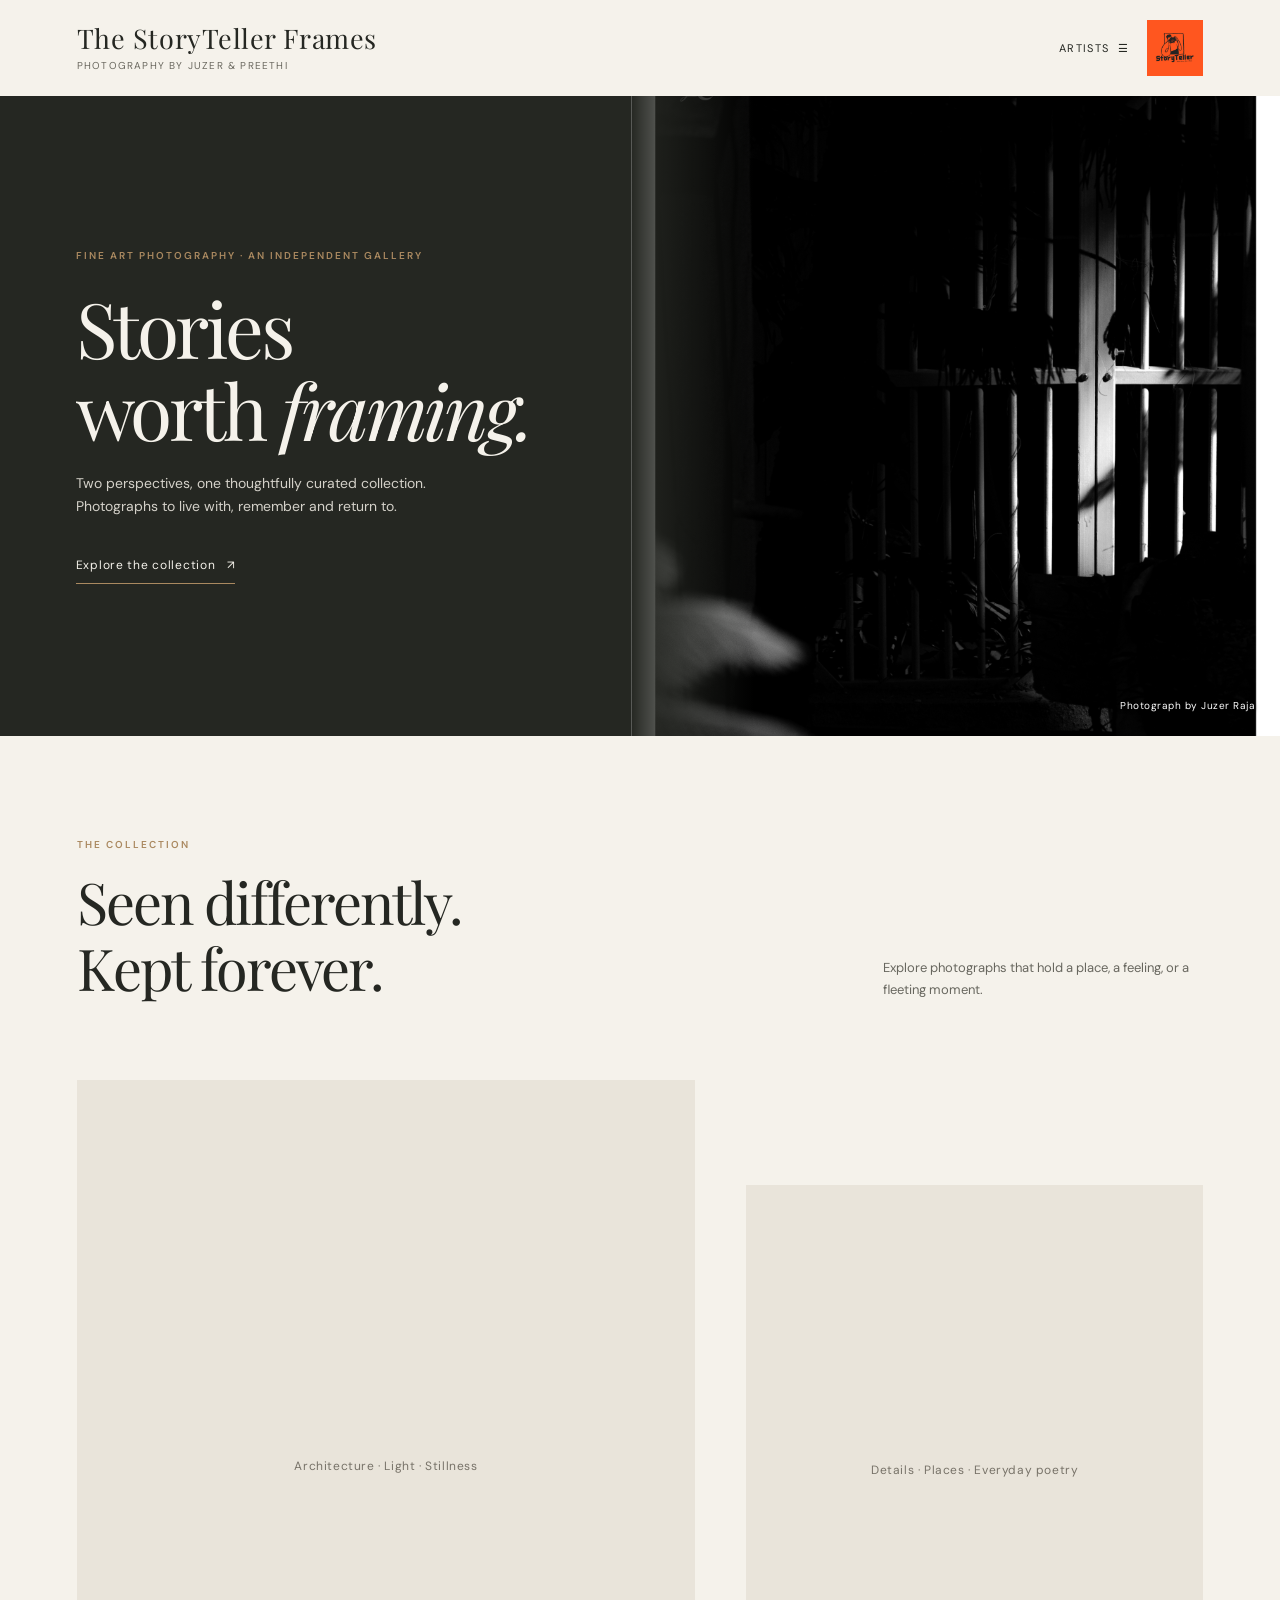
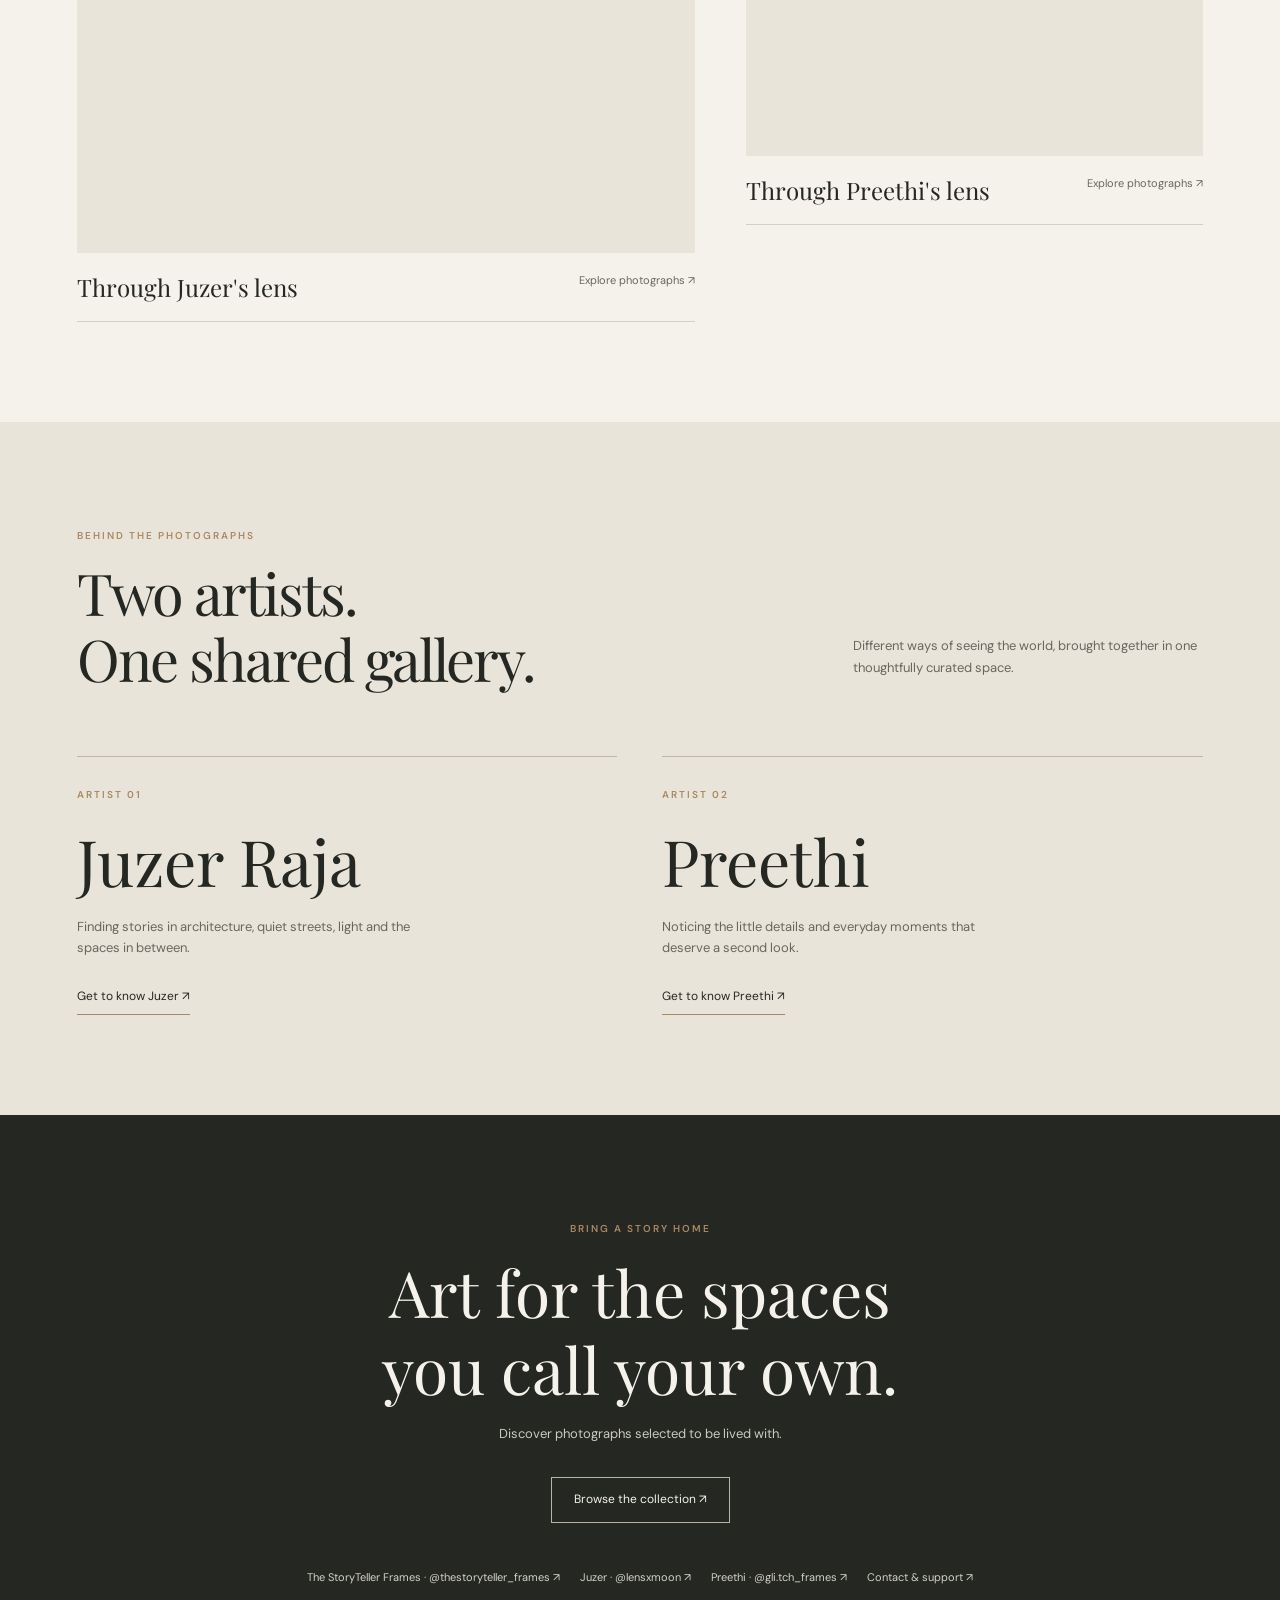
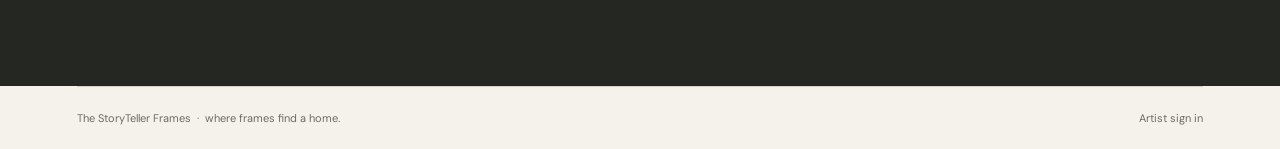
<file: index.html>
<!doctype html>
<html lang="en">
<head>
  <meta charset="utf-8"><meta name="viewport" content="width=device-width,initial-scale=1">
  <meta name="theme-color" content="#252722">
  <meta name="description" content="Photographs by Juzer and Preethi, made to find a place in your home.">
  <title>The StoryTeller Frames — where frames find a home.</title>
  <link rel="preconnect" href="https://fonts.googleapis.com"><link rel="preconnect" href="https://fonts.gstatic.com" crossorigin>
  <link href="https://fonts.googleapis.com/css2?family=DM+Sans:wght@400;500&family=Playfair+Display:ital,wght@0,400;0,500;1,400&display=swap" rel="stylesheet">
  <style>
    :root{--bg:#f5f2eb;--ink:#282b25;--line:#d3d1c6;--soft:#e8e7dc;--muted:#686b61;--green:#344b32}
    *{box-sizing:border-box}html{scroll-behavior:smooth}body{margin:0;background:var(--bg);color:var(--ink);font:15px/1.65 'DM Sans',Arial,sans-serif}a{color:inherit;text-decoration:none}button{font:inherit;color:inherit;cursor:pointer}
    .notice{text-align:center;padding:7px 14px;background:var(--soft);font-size:10px;letter-spacing:1.4px;text-transform:uppercase}
    header{margin:0 6%;padding:23px 0;border-bottom:1px solid var(--line);display:flex;justify-content:space-between;align-items:center;gap:20px}
    .wordmark{font:500 23px/1.1 'Playfair Display',Georgia,serif;letter-spacing:.02em}.wordmark small{display:block;margin-top:5px;font:10px 'DM Sans',Arial,sans-serif;letter-spacing:.12em;color:var(--muted)}
    .menu-button{border:0;background:transparent;padding:9px 0;text-transform:uppercase;font-size:11px;letter-spacing:.12em}.menu{position:fixed;inset:0;z-index:10;background:#282b2559;display:none;justify-content:flex-end}.menu.open{display:flex}.menu-panel{width:min(400px,90vw);background:var(--bg);padding:28px clamp(24px,5vw,48px);height:100%;box-shadow:-10px 0 35px #0002}.menu-head{display:flex;justify-content:space-between;align-items:center;border-bottom:1px solid var(--line);padding-bottom:22px}.menu-close{border:0;background:transparent}.menu-links{display:flex;flex-direction:column;padding:25px 0}.menu-links a{font:30px/1.2 'Playfair Display',Georgia,serif;padding:16px 0;border-bottom:1px solid var(--line)}
    main{margin:0 6%}.hero{min-height:calc(100svh - 84px);display:flex;flex-direction:column;align-items:center;justify-content:center;text-align:center;padding:78px 0 90px;position:relative}.hero::before,.hero::after{content:"";position:absolute;width:min(72vw,620px);height:min(72vw,620px);border:1px solid #b9a98955;border-radius:50%;pointer-events:none}.hero::after{width:min(65vw,560px);height:min(65vw,560px);border-style:dashed;opacity:.5}
    .mark{position:relative;z-index:1;width:min(83vw,760px);padding:42px 16px}.eyebrow{text-transform:uppercase;letter-spacing:.22em;font-size:10px;color:var(--muted)}h1{font:400 clamp(46px,9vw,100px)/1.05 'Playfair Display',Georgia,serif;letter-spacing:-.045em;margin:18px 0 14px}.tagline{font:italic 19px 'Playfair Display',Georgia,serif;color:var(--green);margin:0}.ornament{width:42px;height:1px;background:#a98551;margin:26px auto}
    .intro{max-width:560px;margin:0 auto;color:#55584f;font-size:14px}.intro .placeholder{color:var(--muted);font-style:italic}.artist-links{display:flex;justify-content:center;gap:14px;flex-wrap:wrap;margin-top:34px}.button{border:1px solid var(--ink);padding:11px 17px;display:inline-block;font-size:12px;letter-spacing:.03em}.button:hover{background:var(--soft)}
    .social{border-top:1px solid var(--line);padding:52px 0 64px;text-align:center}.social h2{font:400 32px 'Playfair Display',Georgia,serif;margin:10px 0 25px}.social-links{display:flex;justify-content:center;gap:20px;flex-wrap:wrap}.social-link{min-width:230px;padding:16px 18px;border:1px solid var(--line);text-align:left}.social-link strong{display:block;font:20px 'Playfair Display',Georgia,serif;font-weight:400}.social-link span{font-size:11px;color:var(--muted)}.social-link:hover{border-color:var(--green)}
    footer{display:flex;justify-content:space-between;gap:18px;flex-wrap:wrap;margin:0 6%;padding:22px 0;border-top:1px solid var(--line);font-size:11px;color:var(--muted)}footer a:hover{color:var(--ink)}
    @media(max-width:600px){header{margin:0 5%;padding:18px 0}.wordmark{font-size:20px}.hero{min-height:80svh;padding:55px 0 60px}.hero::before{width:86vw;height:86vw}.hero::after{width:78vw;height:78vw}.mark{padding:50px 5px}.tagline{font-size:16px}.intro{font-size:13px}.social{padding:42px 0 50px}.social-link{width:min(100%,330px)}footer{margin:0 5%}}
  .header-actions{display:flex;align-items:center;gap:18px;flex-shrink:0}.brand-logo{display:block;width:94px;height:94px;object-fit:contain}.brand-logo-link{display:block;line-height:0}@media(max-width:600px){header{gap:10px}.header-actions{gap:10px}.brand-logo{width:66px;height:66px}.wordmark{font-size:17px}.wordmark small{font-size:8px;letter-spacing:.05em}.menu-button{font-size:10px}}
.hero .mark{animation:heroEnter .95s cubic-bezier(.2,.7,.2,1) both}@keyframes heroEnter{from{opacity:0;transform:translateY(20px)}to{opacity:1;transform:translateY(0)}}.button,.social-link{transition:transform .25s ease,background .25s ease,border-color .25s ease}.button:hover,.social-link:hover{transform:translateY(-3px)}.reveal{opacity:0;transform:translateY(20px);transition:opacity .7s ease,transform .7s ease}.reveal.visible{opacity:1;transform:none}.support-strip{padding:52px 0;border-top:1px solid var(--line);text-align:center}.support-strip h2{font:400 32px 'Playfair Display',Georgia,serif}.support-strip p{max-width:500px;margin:0 auto 20px;color:var(--muted)}@media(prefers-reduced-motion:reduce){*,*::before,*::after{animation:none!important;transition:none!important;scroll-behavior:auto!important}.reveal{opacity:1;transform:none}}
/* Full charcoal homepage experiment. Scoped to index.html only. */
:root{--bg:#252722;--ink:#F6F3ED;--line:#575B52;--soft:#353A34;--muted:#CBC9C0;--green:#D2BE98;--gold:#C8A979}
body{background:#252722;color:#F6F3ED}
.notice{background:#353A34;color:#D9D6CC}
header{border-color:#575B52}
.wordmark small,.eyebrow{color:#C8BFAE}
.menu{background:#0009}.menu-panel{background:#252722;color:#F6F3ED}.menu-links a,.menu-head{border-color:#575B52}
.home-v2 .tagline{color:#D7C3A0}
.home-v2 .intro{color:#D7D6CF}
.home-v2 .art-caption,.home-v2 .collection-card span{color:#CBC9C0}
.home-v2 .hero-art .art-panel,.home-v2 .collection-card .art-panel{background:#353A34}
.home-v2 .art-placeholder{color:#D7C3A0}
.home-v2 .artists-editorial{background:#30352F;color:#F6F3ED}
.home-v2 .artists-editorial .artist-profile{border-top-color:#62675D}
.home-v2 .artists-editorial .artist-profile p{color:#D7D6CF}
.home-v2 .artists-editorial .artist-profile a{color:#F6F3ED}
.home-v2 .artist-profile p{color:#D7D6CF}
.home-v2 .artist-profile a{border-bottom-color:#C8A979}
.home-v2 .social-link{border-color:#62675D}
.home-v2 .social-link span{color:#D7D6CF}
.home-v2 .support-strip p{color:#D7D6CF}
.home-v2 .editorial-button{border-color:#D8D2C8;background:transparent;color:#F6F3ED}
.home-v2 .editorial-button:hover{background:#F6F3ED;color:#252722}
.home-v2 .editorial-button--solid{background:#D8C5A2;color:#252722;border-color:#D8C5A2}
.home-v2 .editorial-button--solid:hover{background:#F6F3ED;color:#252722}
footer{border-color:#575B52;color:#CBC9C0}
</style>
<link rel="stylesheet" href="assets/art-house-v2.css?v=1">
<style>/* Full charcoal homepage experiment. Scoped to index.html only. */
:root{--bg:#252722;--ink:#F6F3ED;--line:#575B52;--soft:#353A34;--muted:#CBC9C0;--green:#D2BE98;--gold:#C8A979}
body{background:#252722;color:#F6F3ED}
.notice{background:#353A34;color:#D9D6CC}
header{border-color:#575B52}
.wordmark small,.eyebrow{color:#C8BFAE}
.menu{background:#0009}.menu-panel{background:#252722;color:#F6F3ED}.menu-links a,.menu-head{border-color:#575B52}
.home-v2 .tagline{color:#D7C3A0}
.home-v2 .intro{color:#D7D6CF}
.home-v2 .art-caption,.home-v2 .collection-card span{color:#CBC9C0}
.home-v2 .hero-art .art-panel,.home-v2 .collection-card .art-panel{background:#353A34}
.home-v2 .art-placeholder{color:#D7C3A0}
.home-v2 .artists-editorial{background:#30352F;color:#F6F3ED}
.home-v2 .artists-editorial .artist-profile{border-top-color:#62675D}
.home-v2 .artists-editorial .artist-profile p{color:#D7D6CF}
.home-v2 .artists-editorial .artist-profile a{color:#F6F3ED}
.home-v2 .artist-profile p{color:#D7D6CF}
.home-v2 .artist-profile a{border-bottom-color:#C8A979}
.home-v2 .social-link{border-color:#62675D}
.home-v2 .social-link span{color:#D7D6CF}
.home-v2 .support-strip p{color:#D7D6CF}
.home-v2 .editorial-button{border-color:#D8D2C8;background:transparent;color:#F6F3ED}
.home-v2 .editorial-button:hover{background:#F6F3ED;color:#252722}
.home-v2 .editorial-button--solid{background:#D8C5A2;color:#252722;border-color:#D8C5A2}
.home-v2 .editorial-button--solid:hover{background:#F6F3ED;color:#252722}
footer{border-color:#575B52;color:#CBC9C0}
</style>
<style>
/* Phase 2: editorial homepage, scoped to this preview branch */
.home-v2{margin:0 auto;max-width:1440px;padding:0 6%}
.home-v2 .hero{display:grid;grid-template-columns:minmax(0,1fr) minmax(0,.9fr);gap:clamp(24px,5vw,88px);align-items:center;min-height:660px;padding:72px 0 100px;text-align:left}
.home-v2 .hero::before,.home-v2 .hero::after{display:none}
.home-v2 .mark{width:auto;padding:0;animation:heroEnter .95s cubic-bezier(.2,.7,.2,1) both}
.home-v2 h1{font-size:clamp(56px,7vw,112px);line-height:1.03;letter-spacing:-.065em;margin:20px 0}
.home-v2 .tagline{font-size:clamp(19px,2vw,27px)}
.home-v2 .intro{margin:28px 0 0;max-width:480px;font-size:15px}
.home-v2 .artist-links{justify-content:flex-start;margin-top:32px}
.home-v2 .hero-art{position:relative;min-width:0}
.home-v2 .hero-art .art-panel{aspect-ratio:4/5;background:#E8E1D5;overflow:hidden;display:flex;align-items:center;justify-content:center;position:relative}
.home-v2 .hero-art img{width:100%;height:100%;object-fit:cover;display:block}
.home-v2 .hero-art .art-placeholder{padding:15%;text-align:center;color:#686b61;font:italic clamp(20px,3vw,36px)/1.35 Georgia,serif}
.home-v2 .art-caption{display:flex;justify-content:space-between;gap:16px;border-bottom:1px solid var(--line);padding:13px 0;font-size:11px;letter-spacing:.07em;color:var(--muted)}
.home-v2 .section-heading{display:flex;justify-content:space-between;align-items:end;gap:30px;margin-bottom:32px}
.home-v2 .section-heading h2{font:400 clamp(34px,4.7vw,64px)/1.12 var(--font-display);letter-spacing:-.04em;margin:10px 0 0}
.home-v2 .collection{border-top:1px solid var(--line);padding:85px 0}
.home-v2 .collection-grid{display:grid;grid-template-columns:1.15fr .85fr;gap:clamp(18px,4vw,64px);align-items:start}
.home-v2 .collection-card:nth-child(2){margin-top:95px}
.home-v2 .collection-card{display:block;text-decoration:none}
.home-v2 .collection-card .art-panel{background:var(--soft);overflow:hidden;aspect-ratio:5/4;display:flex;align-items:center;justify-content:center}
.home-v2 .collection-card:nth-child(2) .art-panel{aspect-ratio:4/5}
.home-v2 .collection-card img{width:100%;height:100%;object-fit:cover;transition:transform .6s var(--ease-editorial)}
.home-v2 .collection-card:hover img{transform:scale(1.025)}
.home-v2 .collection-card .card-copy{display:flex;justify-content:space-between;align-items:baseline;gap:10px;border-bottom:1px solid var(--line);padding:18px 0}
.home-v2 .collection-card h3{font:400 clamp(22px,2.8vw,35px) var(--font-display);margin:0}
.home-v2 .collection-card span{font-size:12px;color:var(--muted)}
.home-v2 .artists-editorial{padding:80px 0;border-top:1px solid var(--line)}
/* Charcoal editorial artist chapter: intentionally scoped to homepage */
.home-v2 .artists-editorial{background:#252722;color:#F6F3ED;margin-inline:calc(-6% / .88);padding:90px max(6%,calc((100vw - 1267px)/2));border-top:0}
.home-v2 .artists-editorial .eyebrow{color:#C6B89F}
.home-v2 .artists-editorial .artist-profile{border-top-color:#706F66}
.home-v2 .artists-editorial .artist-profile p{color:#D0CEC5}
.home-v2 .artists-editorial .artist-profile a{color:#F6F3ED;border-bottom-color:#A58A62}
.home-v2 .artists-editorial .artist-profile a:hover{color:#D8C5A2}
@media(max-width:760px){.home-v2 .artists-editorial{margin-inline:calc(-5% / .9);padding:60px 5.5%}}
.home-v2 .artist-rows{display:grid;grid-template-columns:1fr 1fr;gap:32px}
.home-v2 .artist-profile{border-top:1px solid var(--line);padding-top:26px}
.home-v2 .artist-profile h3{font:400 clamp(36px,5vw,66px) var(--font-display);margin:12px 0}
.home-v2 .artist-profile p{max-width:390px;color:var(--muted)}
.home-v2 .artist-profile a{display:inline-block;margin-top:8px;border-bottom:1px solid var(--ink);padding-bottom:4px}
.home-v2 .support-strip{margin-top:20px}
@media(max-width:760px){.home-v2{padding:0 5%}.home-v2 .hero{grid-template-columns:1fr;min-height:0;padding:62px 0 75px;gap:36px}.home-v2 .hero-art .art-panel{aspect-ratio:5/4}.home-v2 .collection{padding:60px 0}.home-v2 .collection-grid{grid-template-columns:1fr;gap:32px}.home-v2 .collection-card:nth-child(2){margin-top:0}.home-v2 .section-heading{align-items:start;flex-direction:column}.home-v2 .artist-rows{grid-template-columns:1fr;gap:36px}.home-v2 .artists-editorial{padding:55px 0}.home-v2 h1{font-size:clamp(53px,12vw,76px)}}
</style><style>
/* Cinematic homepage hero. The uploaded photograph is served from this repository. */
.home-v2 .cinematic-hero{position:relative;isolation:isolate;display:flex;align-items:center;justify-content:flex-start;text-align:left;min-height:min(850px,calc(100svh - 85px));margin-inline:calc(-6% / .88);padding:90px 6%;overflow:hidden;background:#101110}
.home-v2 .cinematic-hero::before{content:"";display:block;position:absolute;inset:0;z-index:-2;background:url("images/DSC_1079%20-%20Copy.jpg") center 45%/cover no-repeat;border:0;border-radius:0;width:auto;height:auto;opacity:1}
.home-v2 .cinematic-hero::after{content:"";display:block;position:absolute;inset:0;z-index:-1;background:linear-gradient(90deg,rgba(8,10,9,.92),rgba(8,10,9,.65) 48%,rgba(8,10,9,.18)),linear-gradient(0deg,rgba(8,10,9,.65),transparent 38%);border:0;border-radius:0;width:auto;height:auto;opacity:1}
.home-v2 .cinematic-hero .mark{width:min(100%,1200px);padding:0;position:relative}
.home-v2 .cinematic-hero h1{font:400 clamp(65px,9.4vw,152px)/.96 var(--font-display);letter-spacing:-.065em;margin:24px 0;color:#F6F3ED}
.home-v2 .cinematic-hero h1 em{font-weight:400}
.home-v2 .cinematic-hero .intro{font-size:15px;line-height:1.7;max-width:440px;color:#E4E0D8;margin:26px 0 0}
.home-v2 .cinematic-hero .eyebrow{color:#E0C9A2}
.home-v2 .cinematic-hero .artist-links{justify-content:flex-start;margin-top:30px}
.home-v2 .cinematic-hero .editorial-button{border-color:#EEE4D7;color:#F6F3ED;background:transparent}
.home-v2 .cinematic-hero .editorial-button--solid{background:#F6F3ED;color:#252722}
.home-v2 .cinematic-hero .editorial-button:hover{background:#F6F3ED;color:#252722}
.home-v2 .cinematic-hero .hero-credit{position:absolute;right:6%;bottom:22px;color:#DEDAD1;font-size:10px;letter-spacing:.1em}
@media(max-width:760px){.home-v2 .cinematic-hero{margin-inline:calc(-5% / .9);min-height:max(650px,calc(100svh - 76px));padding:75px 5.5%}.home-v2 .cinematic-hero::before{background-position:55% 45%}.home-v2 .cinematic-hero::after{background:linear-gradient(90deg,rgba(8,10,9,.87),rgba(8,10,9,.45)),linear-gradient(0deg,rgba(8,10,9,.6),transparent 45%)}.home-v2 .cinematic-hero h1{font-size:clamp(59px,13vw,90px)}.home-v2 .cinematic-hero .intro{font-size:13px;max-width:300px}.home-v2 .cinematic-hero .hero-credit{right:5%}}
</style><style id="elegant-home-v2">
:root{--e-ink:#252722;--e-cream:#f5f2eb;--e-sand:#e9e4da;--e-sub:#68675f;--e-gold:#aa8960}
body{background:var(--e-cream)!important;color:var(--e-ink)!important}
.notice{display:none!important}
body>header{margin:0!important;padding:20px 6%!important;background:var(--e-cream)!important;border:0!important;color:var(--e-ink)!important;min-height:94px}
body>header .wordmark{color:var(--e-ink)!important;font-size:clamp(20px,2.2vw,27px)!important;font-weight:400}
body>header .wordmark small{color:#6a685f!important}
body>header .menu-button{color:var(--e-ink)!important}
body>header .brand-logo{width:56px!important;height:56px!important;object-fit:contain}
.elegant-home{margin:0!important;width:100%;background:var(--e-cream);color:var(--e-ink);font:15px/1.65 'DM Sans',Arial,sans-serif}
.elegant-home *{box-sizing:border-box}
.elegant-home .e-eyebrow{font:600 10px/1.6 'DM Sans',Arial,sans-serif;text-transform:uppercase;letter-spacing:.2em;color:var(--e-gold)}
.elegant-home .e-hero{background:var(--e-ink);color:var(--e-cream);display:grid;grid-template-columns:1fr 1.03fr;min-height:640px}
.elegant-home .e-hero-copy{padding:clamp(50px,7vw,110px) 8% clamp(55px,7vw,100px) 12%;display:flex;flex-direction:column;justify-content:center}
.elegant-home .e-hero h1{font:400 clamp(53px,6vw,92px)/1.07 'Playfair Display',Georgia,serif;letter-spacing:-.045em;margin:22px 0;color:var(--e-cream)}
.elegant-home .e-hero h1 em{font-weight:400}
.elegant-home .e-hero p{color:#d4d1c9;max-width:370px;margin:0 0 28px;font-size:14px}
.elegant-home .e-cta{display:inline-block;align-self:flex-start;border-bottom:1px solid var(--e-gold);padding:10px 0 7px;letter-spacing:.06em;font-size:12px;color:var(--e-cream)}
.elegant-home .e-hero-image{position:relative;min-height:530px;overflow:hidden;background-image:linear-gradient(90deg,#252722 0%,transparent 19%),url("images/DSC_1079%20-%20Copy.jpg");background-size:cover;background-position:center 44%}
.elegant-home .e-photo-credit{position:absolute;bottom:22px;right:25px;color:#fff;font-size:10px;letter-spacing:.05em;text-shadow:0 1px 4px #000}
.elegant-home .e-wrap{width:min(1200px,88%);margin:auto}
.elegant-home .e-intro{padding:95px 0 80px;display:flex;justify-content:space-between;gap:35px;align-items:end}
.elegant-home .e-intro h2,.elegant-home .e-chapter h2{font:400 clamp(37px,4.5vw,66px)/1.15 'Playfair Display',Georgia,serif;letter-spacing:-.035em;margin:12px 0 0}
.elegant-home .e-intro p{max-width:320px;color:var(--e-sub);font-size:13px;margin:0}
.elegant-home .e-works{display:grid;grid-template-columns:1.15fr .85fr;gap:clamp(22px,4vw,64px);align-items:start;padding-bottom:100px}
.elegant-home .e-art:nth-child(2){margin-top:105px}
.elegant-home .e-art figure{margin:0;background:var(--e-sand);overflow:hidden;aspect-ratio:4/5;position:relative;display:flex;align-items:center;justify-content:center}
.elegant-home .e-art figure img{width:100%;height:100%;object-fit:cover;display:block;position:absolute;inset:0}
.elegant-home .e-placeholder{color:#777268;font-size:12px;letter-spacing:.05em;padding:20px;text-align:center}
.elegant-home .e-caption{padding:18px 0;display:flex;justify-content:space-between;gap:10px;border-bottom:1px solid #d5cfc5}
.elegant-home .e-caption strong{font:400 24px 'Playfair Display',Georgia,serif}
.elegant-home .e-caption small{font-size:11px;color:var(--e-sub)}
.elegant-home .e-chapter{background:var(--e-sand);padding:100px 0}
.elegant-home .e-chapter-top{display:flex;justify-content:space-between;gap:25px;align-items:end}
.elegant-home .e-chapter-top p{color:var(--e-sub);max-width:350px;font-size:13px}
.elegant-home .e-artist-grid{display:grid;grid-template-columns:1fr 1fr;gap:45px;margin-top:65px}
.elegant-home .e-artist{padding-top:24px;border-top:1px solid #bdb7ac}
.elegant-home .e-artist h3{font:400 clamp(40px,5vw,68px) 'Playfair Display',Georgia,serif;margin:12px 0}
.elegant-home .e-artist p{color:var(--e-sub);max-width:350px;font-size:13px}
.elegant-home .e-artist a{display:inline-block;margin-top:15px;font-size:12px;border-bottom:1px solid var(--e-gold);padding-bottom:7px}
.elegant-home .e-closing{background:var(--e-ink);color:var(--e-cream);text-align:center;padding:100px 6%}
.elegant-home .e-closing h2{font:400 clamp(36px,5vw,68px)/1.2 'Playfair Display',Georgia,serif;margin:15px 0;color:var(--e-cream)}
.elegant-home .e-closing p{color:#cbc9c1;font-size:13px}
.elegant-home .e-closing>a{display:inline-block;border:1px solid #bbb4a6;padding:12px 22px;margin-top:20px;font-size:12px}
.elegant-home .e-social{display:flex;justify-content:center;flex-wrap:wrap;gap:20px;margin-top:45px;font-size:11px;color:#d5d1c8}
body>footer{background:var(--e-cream)!important;color:#6c6b64!important;border-color:#d5cfc5!important}
@media(max-width:750px){body>header{padding:16px 5%!important;min-height:76px}body>header .wordmark{font-size:19px!important}body>header .wordmark small{font-size:7px!important;letter-spacing:.08em}body>header .brand-logo{width:44px!important;height:44px!important}.elegant-home .e-hero{grid-template-columns:1fr}.elegant-home .e-hero-copy{padding:60px 7% 45px}.elegant-home .e-hero h1{font-size:clamp(56px,11vw,82px)}.elegant-home .e-hero-image{min-height:410px;background-image:linear-gradient(to bottom,#252722 0%,rgba(37,39,34,.96) 7%,rgba(37,39,34,.70) 22%,rgba(37,39,34,.28) 39%,transparent 57%),url("images/DSC_1079%20-%20Copy.jpg")}.elegant-home .e-intro{padding:70px 0 40px;display:block}.elegant-home .e-intro p{margin-top:22px}.elegant-home .e-works{grid-template-columns:1fr;gap:35px;padding-bottom:70px}.elegant-home .e-art:nth-child(2){margin-top:0}.elegant-home .e-art figure{aspect-ratio:4/4.5}.elegant-home .e-chapter{padding:70px 0}.elegant-home .e-chapter-top{display:block}.elegant-home .e-chapter-top p{margin-top:22px}.elegant-home .e-artist-grid{grid-template-columns:1fr;gap:45px;margin-top:40px}.elegant-home .e-closing{padding:80px 5%}.elegant-home .e-wrap{width:90%}.elegant-home .e-caption{flex-wrap:wrap}}
@media(prefers-reduced-motion:reduce){html{scroll-behavior:auto}}
</style>
</head>
<body>
  <div class="notice">A shared place for photographs and the stories they hold</div>
  <header><a class="wordmark" href="index.html">The StoryTeller Frames<small>PHOTOGRAPHY BY JUZER &amp; PREETHI</small></a><div class="header-actions"><button class="menu-button" id="menuOpen" aria-controls="artistMenu" aria-expanded="false">Artists&nbsp; ☰</button><a class="brand-logo-link" href="index.html" aria-label="StoryTeller home"><img class="brand-logo" src="images/storyteller-logo.jpg" width="94" height="94" alt="StoryTeller — Where frames find a Home"></a></div></header>
  <div class="menu" id="artistMenu" aria-hidden="true"><div class="menu-panel"><div class="menu-head"><span class="eyebrow">Meet the artists</span><button class="menu-close" id="menuClose" aria-label="Close menu">Close&nbsp; ×</button></div><nav class="menu-links"><a href="Storyteller_Gallery_2026.html">Catalogue</a><a href="artist.html?artist=Preethi">Preethi’s gallery</a><a href="artist.html?artist=Juzer">Juzer’s gallery</a><a href="about.html">About Preethi</a><a href="about-juzer.html">About Juzer</a><a href="support.html">Feedback & support</a><a href="admin.html">Artist sign in</a></nav></div></div>
  <main class="elegant-home" id="top">
<section class="e-hero" aria-labelledby="brandTitle"><div class="e-hero-copy"><span class="e-eyebrow">Fine art photography · An independent gallery</span><h1 id="brandTitle">Stories<br>worth <em>framing.</em></h1><p>Two perspectives, one thoughtfully curated collection. Photographs to live with, remember and return to.</p><a class="e-cta" href="#collections">Explore the collection &nbsp; ↗</a></div><div class="e-hero-image" role="img" aria-label="Black and white architectural photograph by Juzer Raja"><span class="e-photo-credit">Photograph by Juzer Raja</span></div></section>
<section class="e-wrap e-collection" id="collections"><div class="e-intro"><div><span class="e-eyebrow">The collection</span><h2>Seen differently.<br>Kept forever.</h2></div><p>Explore photographs that hold a place, a feeling, or a fleeting moment.</p></div><div class="e-works">
<a class="e-art" href="artist.html?artist=Juzer"><figure id="juzerFeature"><span class="e-placeholder">Architecture · Light · Stillness</span></figure><div class="e-caption"><strong>Through Juzer's lens</strong><small>Explore photographs ↗</small></div></a>
<a class="e-art" href="artist.html?artist=Preethi"><figure id="preethiFeature"><span class="e-placeholder">Details · Places · Everyday poetry</span></figure><div class="e-caption"><strong>Through Preethi's lens</strong><small>Explore photographs ↗</small></div></a>
</div></section>
<section class="e-chapter" id="artists"><div class="e-wrap"><div class="e-chapter-top"><div><span class="e-eyebrow">Behind the photographs</span><h2>Two artists.<br>One shared gallery.</h2></div><p>Different ways of seeing the world, brought together in one thoughtfully curated space.</p></div><div class="e-artist-grid"><article class="e-artist"><span class="e-eyebrow">Artist 01</span><h3>Juzer Raja</h3><p>Finding stories in architecture, quiet streets, light and the spaces in between.</p><a href="about-juzer.html">Get to know Juzer ↗</a></article><article class="e-artist"><span class="e-eyebrow">Artist 02</span><h3>Preethi</h3><p>Noticing the little details and everyday moments that deserve a second look.</p><a href="about.html">Get to know Preethi ↗</a></article></div></div></section>
<section class="e-closing"><span class="e-eyebrow">Bring a story home</span><h2>Art for the spaces<br>you call your own.</h2><p>Discover photographs selected to be lived with.</p><a href="#collections">Browse the collection ↗</a><div class="e-social"><a href="https://www.instagram.com/thestoryteller_frames/" target="_blank" rel="noopener noreferrer">The StoryTeller Frames · @thestoryteller_frames ↗</a><a href="https://www.instagram.com/lensxmoon/" target="_blank" rel="noopener noreferrer">Juzer · @lensxmoon ↗</a><a href="https://www.instagram.com/gli.tch_frames/" target="_blank" rel="noopener noreferrer">Preethi · @gli.tch_frames ↗</a><a href="support.html">Contact & support ↗</a></div></section>
</main>
  <footer><span>The StoryTeller Frames&nbsp; · &nbsp;where frames find a home.</span><a href="admin.html">Artist sign in</a></footer>
  <script>
    const menu=document.getElementById('artistMenu'),open=document.getElementById('menuOpen');
    function closeMenu(){menu.classList.remove('open');menu.setAttribute('aria-hidden','true');open.setAttribute('aria-expanded','false');document.body.style.overflow=''}
    open.addEventListener('click',()=>{menu.classList.add('open');menu.setAttribute('aria-hidden','false');open.setAttribute('aria-expanded','true');document.body.style.overflow='hidden'});
    document.getElementById('menuClose').addEventListener('click',closeMenu);menu.addEventListener('click',e=>{if(e.target===menu)closeMenu()});menu.querySelectorAll('a').forEach(a=>a.addEventListener('click',closeMenu));document.addEventListener('keydown',e=>{if(e.key==='Escape')closeMenu()});
  </script>
<script>if('IntersectionObserver' in window){const io=new IntersectionObserver(entries=>entries.forEach(e=>{if(e.isIntersecting){e.target.classList.add('visible');io.unobserve(e.target)}}),{threshold:.12});document.querySelectorAll('.reveal').forEach(el=>io.observe(el))}else document.querySelectorAll('.reveal').forEach(el=>el.classList.add('visible'));</script><script src="site-config.js"></script><script src="site-api.js?v=20261017c"></script><script>
/* Feature images use the existing published artist galleries. */
(async function(){
 const slots=[{artist:'Juzer',id:'juzerFeature'},{artist:'Preethi',id:'preethiFeature'}];
 const results=await Promise.allSettled(slots.map(x=>getArtistArtworks(x.artist)));
 results.forEach((res,i)=>{
  if(res.status!=='fulfilled'||!Array.isArray(res.value))return;
  const item=res.value.find(x=>x.image_path);if(!item)return;
  const panel=document.getElementById(slots[i].id);if(!panel)return;
  const img=document.createElement('img');img.src=publicImage(item.image_path);img.alt=item.title||slots[i].artist+' photograph';img.loading='lazy';img.decoding='async';
  img.onload=()=>{const placeholder=panel.querySelector('.e-placeholder');if(placeholder)placeholder.hidden=true};
  img.onerror=()=>img.remove();panel.appendChild(img);
 });
})();
</script><script defer src="assets/art-house-v2.js?v=1"></script>
</body>
</html>
</file>
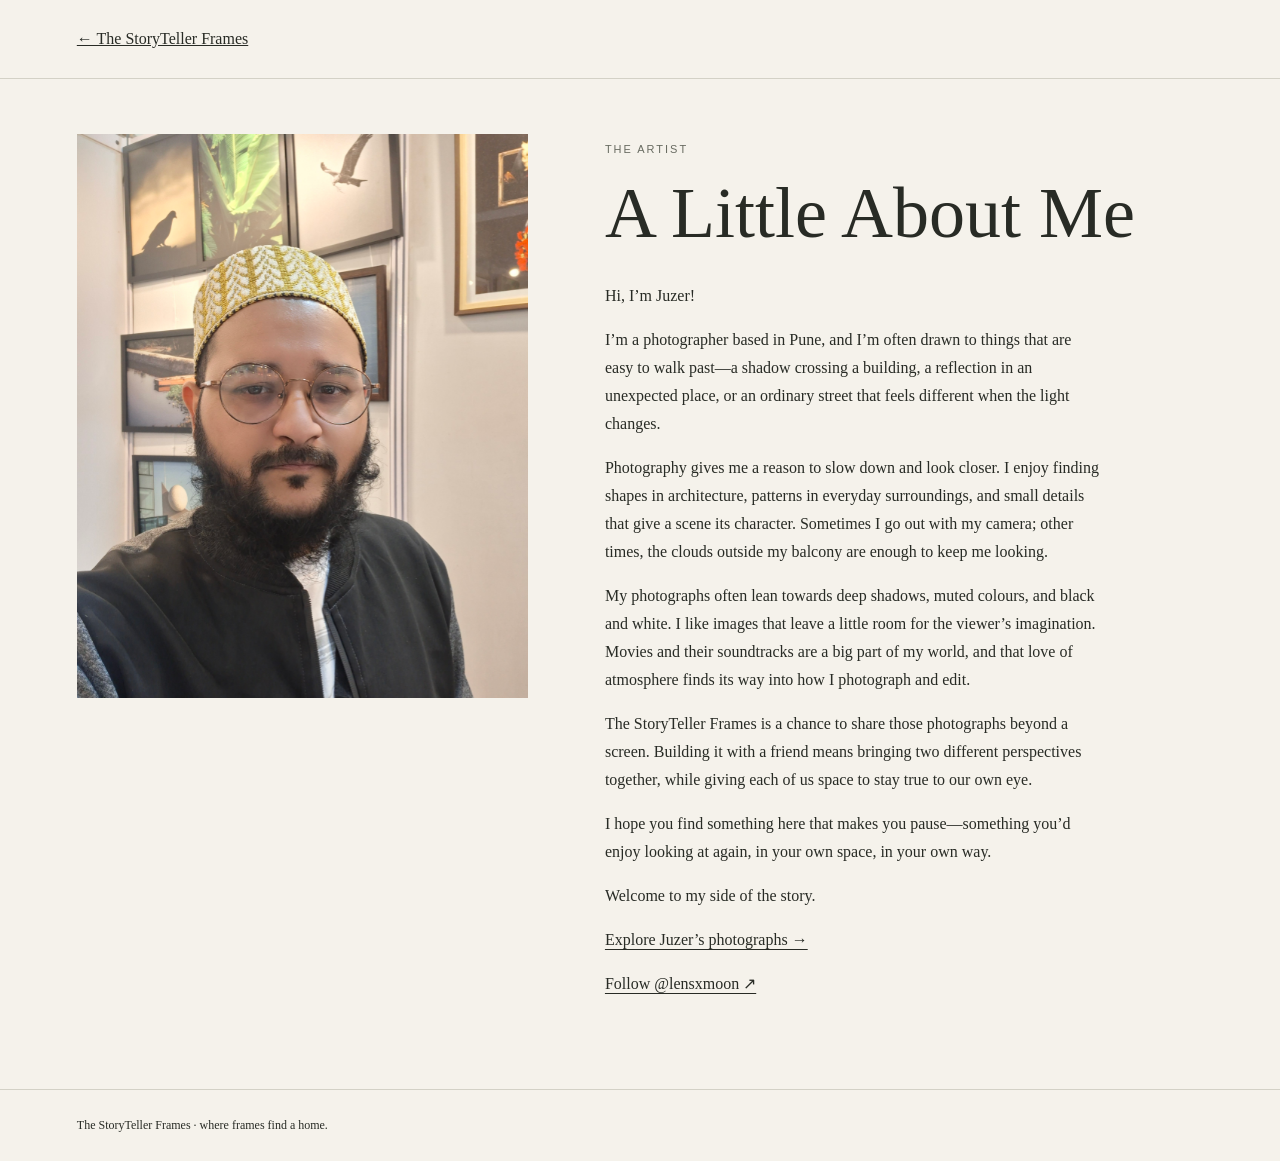
<file: about-juzer.html>
<!doctype html><html lang="en"><head><meta charset="utf-8"><meta name="viewport" content="width=device-width,initial-scale=1"><title>About Juzer — The StoryTeller Frames</title><meta name="viewport" content="width=device-width,initial-scale=1"><style>body{margin:0;background:#f5f2eb;color:#282b25;font:16px/1.75 Georgia,serif}header,main,footer{margin:auto;max-width:850px;padding:25px 6%}header,footer{border-bottom:1px solid #d3d1c6}footer{border-top:1px solid #d3d1c6;border-bottom:0;font-size:12px}a{color:inherit}h1{font-size:clamp(42px,8vw,72px);font-weight:400;line-height:1.05;margin:30px 0}.eyebrow{font:11px Arial,sans-serif;letter-spacing:.18em;text-transform:uppercase;color:#686b61}.note{padding:24px 0;border-top:1px solid #d3d1c6;color:#686b61;font:italic 16px/1.7 Georgia,serif}</style><style id="editorial-reveal">header,main,footer{max-width:1160px}main{padding-top:55px;padding-bottom:75px}.about-layout{display:grid;grid-template-columns:minmax(0,.86fr) minmax(0,1.14fr);gap:clamp(30px,6vw,90px);align-items:start}.portrait-wrap{position:sticky;top:24px;overflow:hidden;background:#e5e1d7;min-height:440px;aspect-ratio:4/5}.portrait-wrap img{width:100%;height:100%;object-fit:cover;display:block;animation:portraitZoom 1.35s ease-out both}.portrait-wrap::after{content:"";position:absolute;inset:0;background:#f5f2eb;transform-origin:top;animation:curtainUp 1.2s cubic-bezier(.76,0,.24,1) forwards;pointer-events:none}.portrait-fallback{position:absolute;inset:0;display:grid;place-content:center;text-align:center;color:#777568;font:italic 32px Georgia,serif;letter-spacing:.03em}.about-copy{animation:copyIn .85s .2s ease-out both}.about-copy h1{margin-top:14px}.about-copy p{max-width:62ch}.about-copy a{text-underline-offset:4px}@keyframes curtainUp{0%{transform:translateY(0)}100%{transform:translateY(-101%)}}@keyframes portraitZoom{from{transform:scale(1.055)}to{transform:scale(1)}}@keyframes copyIn{from{opacity:0;transform:translateY(16px)}to{opacity:1;transform:translateY(0)}}@media(max-width:760px){main{padding-top:28px}.about-layout{grid-template-columns:1fr;gap:26px}.portrait-wrap{position:relative;top:auto;min-height:0;aspect-ratio:4/4.5;max-height:520px}.about-copy h1{margin-top:8px}}@media(prefers-reduced-motion:reduce){.portrait-wrap::after{display:none}.portrait-wrap img,.about-copy{animation:none}}</style></head><body><header><a href="index.html">← The StoryTeller Frames</a></header><main><div class="about-layout"><div class="portrait-wrap" aria-label="Juzer portrait area"><div class="portrait-fallback" id="portraitFallback">Juzer</div><img src="images/20261127_123056.jpg" alt="Portrait of Juzer" id="artistPortrait" decoding="async" onerror="this.style.display='none'" onload="document.getElementById('portraitFallback').style.display='none'"></div><div class="about-copy"><span class="eyebrow">The artist</span><h1>A Little About Me</h1><p>Hi, I’m Juzer!</p><p>I’m a photographer based in Pune, and I’m often drawn to things that are easy to walk past—a shadow crossing a building, a reflection in an unexpected place, or an ordinary street that feels different when the light changes.</p><p>Photography gives me a reason to slow down and look closer. I enjoy finding shapes in architecture, patterns in everyday surroundings, and small details that give a scene its character. Sometimes I go out with my camera; other times, the clouds outside my balcony are enough to keep me looking.</p><p>My photographs often lean towards deep shadows, muted colours, and black and white. I like images that leave a little room for the viewer’s imagination. Movies and their soundtracks are a big part of my world, and that love of atmosphere finds its way into how I photograph and edit.</p><p>The StoryTeller Frames is a chance to share those photographs beyond a screen. Building it with a friend means bringing two different perspectives together, while giving each of us space to stay true to our own eye.</p><p>I hope you find something here that makes you pause—something you’d enjoy looking at again, in your own space, in your own way.</p><p>Welcome to my side of the story.</p><p><a href="artist.html?artist=Juzer">Explore Juzer’s photographs →</a></p><p><a href="https://www.instagram.com/lensxmoon/" target="_blank" rel="noopener">Follow @lensxmoon ↗</a></p></div></div></main><footer>The StoryTeller Frames · where frames find a home.</footer></body></html>
</file>
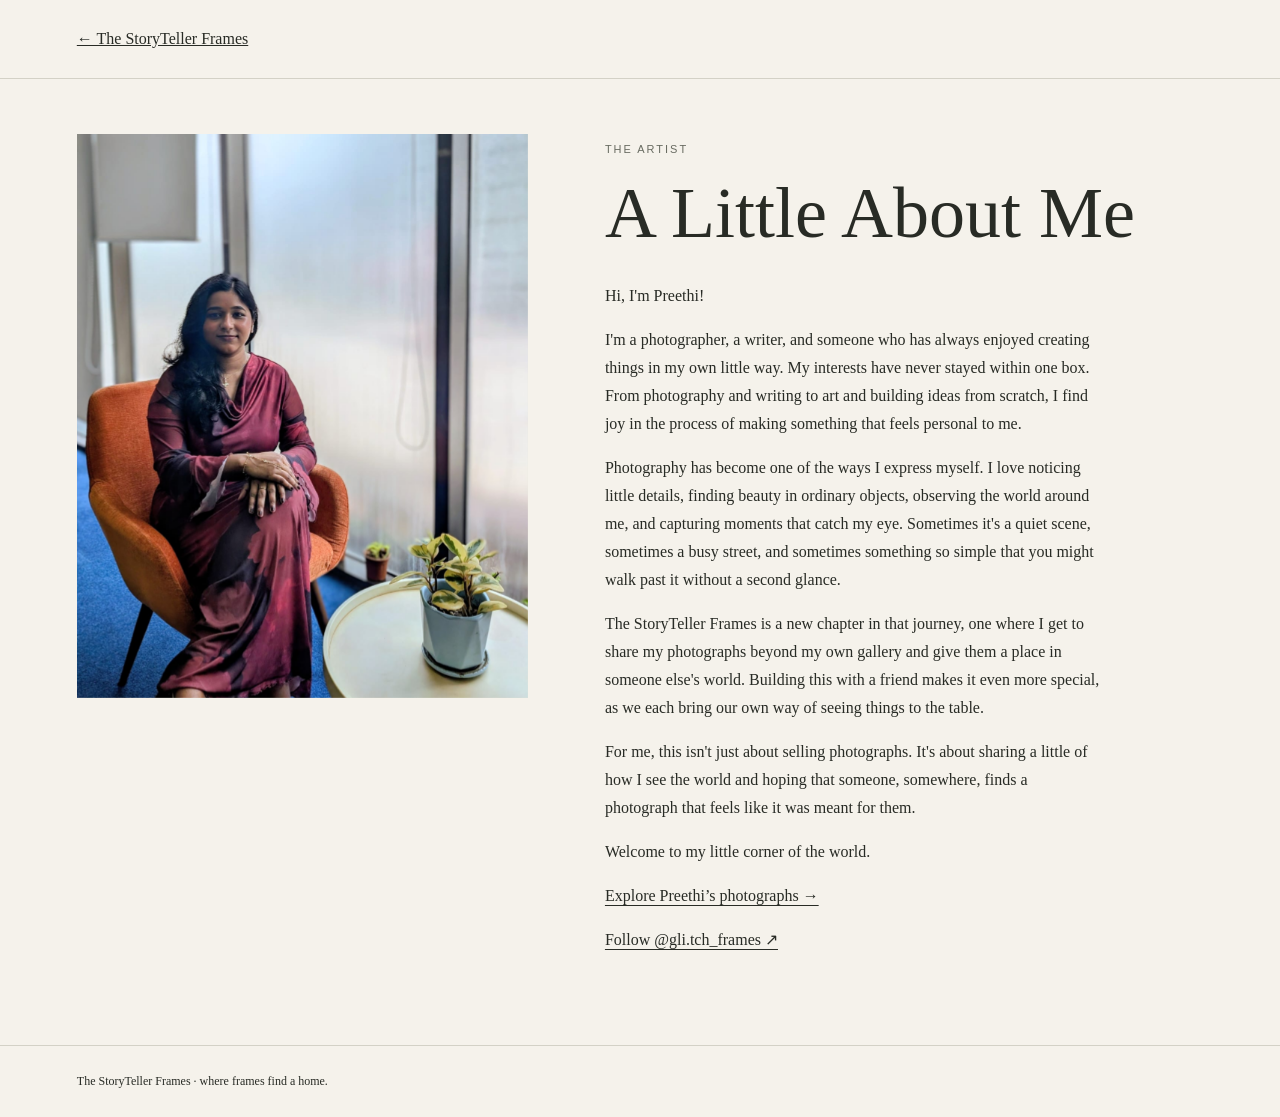
<file: about.html>
<!doctype html><html lang="en"><head><meta charset="utf-8"><meta name="viewport" content="width=device-width,initial-scale=1"><title>About Preethi — The StoryTeller Frames</title><style>body{margin:0;background:#f5f2eb;color:#282b25;font:16px/1.75 Georgia,serif}header,main,footer{margin:auto;max-width:850px;padding:25px 6%}header,footer{border-bottom:1px solid #d3d1c6}footer{border-top:1px solid #d3d1c6;border-bottom:0;font-size:12px}a{color:inherit}h1{font-size:clamp(42px,8vw,72px);font-weight:400;line-height:1.05;margin:30px 0}.eyebrow{font:11px Arial,sans-serif;letter-spacing:.18em;text-transform:uppercase;color:#686b61}.note{padding:24px 0;border-top:1px solid #d3d1c6;color:#686b61;font:italic 16px/1.7 Georgia,serif}</style><style id="editorial-reveal">header,main,footer{max-width:1160px}main{padding-top:55px;padding-bottom:75px}.about-layout{display:grid;grid-template-columns:minmax(0,.86fr) minmax(0,1.14fr);gap:clamp(30px,6vw,90px);align-items:start}.portrait-wrap{position:sticky;top:24px;overflow:hidden;background:#e5e1d7;min-height:440px;aspect-ratio:4/5}.portrait-wrap img{width:100%;height:100%;object-fit:cover;display:block;animation:portraitZoom 1.35s ease-out both}.portrait-wrap::after{content:"";position:absolute;inset:0;background:#f5f2eb;transform-origin:top;animation:curtainUp 1.2s cubic-bezier(.76,0,.24,1) forwards;pointer-events:none}.portrait-fallback{position:absolute;inset:0;display:grid;place-content:center;text-align:center;color:#777568;font:italic 32px Georgia,serif;letter-spacing:.03em}.about-copy{animation:copyIn .85s .2s ease-out both}.about-copy h1{margin-top:14px}.about-copy p{max-width:62ch}.about-copy a{text-underline-offset:4px}@keyframes curtainUp{0%{transform:translateY(0)}100%{transform:translateY(-101%)}}@keyframes portraitZoom{from{transform:scale(1.055)}to{transform:scale(1)}}@keyframes copyIn{from{opacity:0;transform:translateY(16px)}to{opacity:1;transform:translateY(0)}}@media(max-width:760px){main{padding-top:28px}.about-layout{grid-template-columns:1fr;gap:26px}.portrait-wrap{position:relative;top:auto;min-height:0;aspect-ratio:4/4.5;max-height:520px}.about-copy h1{margin-top:8px}}@media(prefers-reduced-motion:reduce){.portrait-wrap::after{display:none}.portrait-wrap img,.about-copy{animation:none}}</style></head><body><header><a href="index.html">← The StoryTeller Frames</a></header><main><div class="about-layout"><div class="portrait-wrap" aria-label="Preethi portrait area"><div class="portrait-fallback" id="portraitFallback">Preethi</div><img src="images/1000130364.jpg" alt="Portrait of Preethi" id="artistPortrait" decoding="async" onerror="this.style.display='none'" onload="document.getElementById('portraitFallback').style.display='none'"></div><div class="about-copy"><span class="eyebrow">The artist</span><h1>A Little About Me</h1><p>Hi, I'm Preethi!</p><p>I'm a photographer, a writer, and someone who has always enjoyed creating things in my own little way. My interests have never stayed within one box. From photography and writing to art and building ideas from scratch, I find joy in the process of making something that feels personal to me.</p><p>Photography has become one of the ways I express myself. I love noticing little details, finding beauty in ordinary objects, observing the world around me, and capturing moments that catch my eye. Sometimes it's a quiet scene, sometimes a busy street, and sometimes something so simple that you might walk past it without a second glance.</p><p>The StoryTeller Frames is a new chapter in that journey, one where I get to share my photographs beyond my own gallery and give them a place in someone else's world. Building this with a friend makes it even more special, as we each bring our own way of seeing things to the table.</p><p>For me, this isn't just about selling photographs. It's about sharing a little of how I see the world and hoping that someone, somewhere, finds a photograph that feels like it was meant for them.</p><p>Welcome to my little corner of the world.</p><p><a href="artist.html?artist=Preethi">Explore Preethi’s photographs →</a></p><p><a href="https://www.instagram.com/gli.tch_frames/" target="_blank" rel="noopener">Follow @gli.tch_frames ↗</a></p></div></div></main><footer>The StoryTeller Frames · where frames find a home.</footer></body></html>
</file>
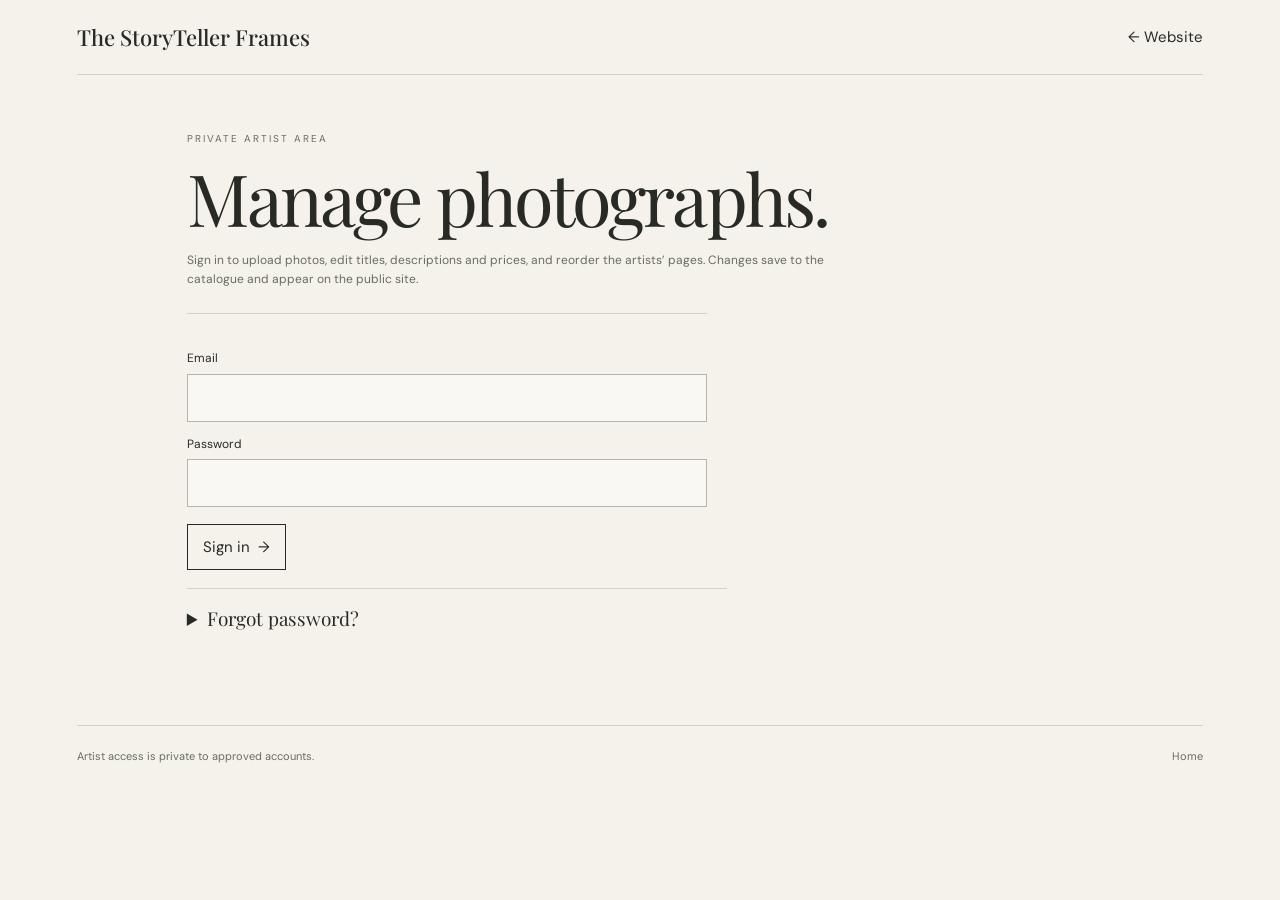
<file: admin.html>
<!doctype html><html lang="en"><head><meta charset="utf-8"><meta name="viewport" content="width=device-width,initial-scale=1"><meta name="theme-color" content="#f5f2eb"><title>Artist sign in — The StoryTeller Frames</title>
<link rel="preconnect" href="https://fonts.googleapis.com"><link rel="preconnect" href="https://fonts.gstatic.com" crossorigin><link href="https://fonts.googleapis.com/css2?family=DM+Sans:wght@400;500&family=Playfair+Display:ital,wght@0,400;0,500;1,400&display=swap" rel="stylesheet"><script src="site-config.js?v=20261017c"></script><script src="site-api.js?v=20261017c"></script>
<style>:root{--bg:#f5f2eb;--ink:#282b25;--line:#d3d1c6;--soft:#e8e7dc;--muted:#686b61;--green:#344b32}*{box-sizing:border-box}body{margin:0;background:var(--bg);color:var(--ink);font:15px/1.6 'DM Sans',Arial,sans-serif}a{color:inherit;text-decoration:none}button,input,textarea,select{font:inherit;color:inherit}header,footer{margin:0 6%;padding:22px 0;border-bottom:1px solid var(--line);display:flex;justify-content:space-between;align-items:center;gap:20px}.wordmark{font:500 22px 'Playfair Display',Georgia,serif}main{margin:0 auto;max-width:1060px;padding:50px 6% 80px}.eyebrow{font-size:10px;letter-spacing:.2em;text-transform:uppercase;color:var(--muted)}h1{font:400 clamp(44px,7vw,72px)/1.07 'Playfair Display',Georgia,serif;letter-spacing:-.04em;margin:10px 0 15px}h2{font:400 28px 'Playfair Display',Georgia,serif;margin:0 0 14px}p{max-width:650px}.muted{font-size:12px;color:var(--muted)}form{border-top:1px solid var(--line);padding-top:22px;margin-top:24px;max-width:520px}label{display:block;font-size:12px;margin:13px 0 5px}input,textarea,select{width:100%;padding:11px;background:#faf8f2;border:1px solid #b6b5aa}input[type=checkbox]{width:auto}.button,button{border:1px solid var(--ink);padding:10px 15px;background:transparent;cursor:pointer}.button:hover,button:hover{background:var(--soft)}button:disabled{opacity:.45;cursor:not-allowed}.message{padding:14px;background:var(--soft);margin:20px 0;max-width:680px}.error{color:#813e35}.toolbar{display:flex;justify-content:space-between;align-items:center;gap:15px;flex-wrap:wrap;margin:25px 0}.catalogue{display:grid;grid-template-columns:repeat(2,minmax(0,1fr));gap:15px}.artwork{border:1px solid var(--line);padding:14px;display:grid;grid-template-columns:110px 1fr;gap:15px;align-items:start;background:#f8f6ef}.artwork img{width:110px;height:125px;object-fit:contain;background:#eae6dd}.artwork h3{font:21px 'Playfair Display',Georgia,serif;margin:0}.artwork.dragging{opacity:.45}.artwork.drop-target{outline:2px dashed var(--green)}.row-actions{display:flex;gap:6px;flex-wrap:wrap;margin-top:10px}.row-actions button{font-size:11px;padding:6px 9px}.form-card{border-top:1px solid var(--line);margin-top:30px;padding-top:24px}.edit-grid{display:grid;grid-template-columns:1fr 1fr;gap:0 16px}.full{grid-column:1/-1}.checkline{display:flex;align-items:center;gap:8px;margin:12px 0}.checkline label{margin:0}.form-actions{display:flex;gap:9px;flex-wrap:wrap;margin-top:18px}.status{margin-top:14px;font-size:13px}.handle{cursor:grab;touch-action:none}.signin-only{max-width:540px}.signup{border-top:1px solid var(--line);padding-top:16px;margin-top:18px}.signup summary{cursor:pointer;font:19px 'Playfair Display',Georgia,serif}.hidden{display:none!important}footer{border-top:1px solid var(--line);border-bottom:0;font-size:11px;color:var(--muted)}@media(max-width:720px){header,footer{margin:0 5%}main{padding:38px 5% 60px}.catalogue{grid-template-columns:1fr}.edit-grid{grid-template-columns:1fr}.full{grid-column:auto}.artwork{grid-template-columns:90px 1fr}.artwork img{width:90px;height:110px}.wordmark{font-size:19px}}
</style><style id="support-inbox-styles">.support-messages{display:grid;gap:15px;margin:20px 0}.support-ticket{border:1px solid #d3d1c6;background:#faf8f2;padding:18px;overflow-wrap:anywhere}.support-ticket h3{font:400 23px 'Playfair Display',Georgia,serif;margin:6px 0}.support-ticket .ticket-meta{color:#686b61;font-size:12px}.support-ticket .ticket-message{white-space:pre-wrap;margin:14px 0}.support-ticket select{max-width:180px;margin-left:8px}.support-ticket a{text-decoration:underline}.support-ticket .ticket-status{font-size:12px;margin-left:8px}</style><style id="dashboard-tab-styles">.dashboard-tabs{display:flex;gap:8px;flex-wrap:wrap;border-bottom:1px solid #d3d1c6;margin:24px 0 28px;padding-bottom:12px}.dashboard-tab{border:1px solid #d3d1c6;background:transparent;padding:12px 17px;font-size:13px}.dashboard-tab.active{background:#282b25;color:#f5f2eb;border-color:#282b25}.dashboard-tab:focus-visible{outline:2px solid #aa8960;outline-offset:2px}.unread-count{display:inline-block;border-radius:100px;background:#e8e7dc;color:#282b25;padding:1px 7px;margin-left:5px;font-size:11px}.unread-count.hidden{display:none!important}@media(max-width:520px){.dashboard-tabs{display:grid;grid-template-columns:1fr 1fr}.dashboard-tab{padding:12px 8px;font-size:11px}}</style></head><body><header><a class="wordmark" href="index.html">The StoryTeller Frames</a><a href="index.html">← Website</a></header>
<main><span class="eyebrow">Private artist area</span><h1>Manage photographs.</h1><p class="muted">Sign in to upload photos, edit titles, descriptions and prices, and reorder the artists’ pages. Changes save to the catalogue and appear on the public site.</p>
<section id="signin" class="signin-only"><form id="login"><label for="email">Email</label><input id="email" type="email" required autocomplete="username"><label for="password">Password</label><input id="password" type="password" required autocomplete="current-password"><button id="signIn" type="submit" style="margin-top:17px">Sign in&nbsp; →</button><p id="loginMsg" class="status" role="status"></p></form><details id="recovery" class="signup"><summary>Forgot password?</summary><p class="muted">Enter your artist email to request a reset email. In the newest email, long-press the reset button and copy its link without opening it. Paste that link below, then choose your new password. Keep the link private.</p><form id="resetRequest"><label for="resetEmail">Artist email</label><input id="resetEmail" type="email" required autocomplete="email"><button id="sendReset" type="submit" style="margin-top:17px">Send reset email</button><p id="resetMsg" class="status" role="status"></p></form><form id="resetPasswordForm"><label for="recoveryLink">Reset link from your email</label><input id="recoveryLink" type="password" autocomplete="off" placeholder="Paste the newest reset link here"><label for="newPassword">New website password</label><input id="newPassword" type="password" required minlength="8" autocomplete="new-password"><label for="confirmPassword">Confirm new password</label><input id="confirmPassword" type="password" required minlength="8" autocomplete="new-password"><button id="savePassword" type="submit" style="margin-top:17px">Save new password</button><p id="passwordMsg" class="status" role="status"></p></form></details></section>
<section id="dashboard" class="hidden"><div class="toolbar"><div><span class="eyebrow">Your catalogue</span><p class="muted" id="who"></p></div><button id="logout" type="button">Sign out</button></div><div class="dashboard-tabs" role="tablist" aria-label="Artist dashboard sections"><button type="button" id="tabPhotos" class="dashboard-tab active" role="tab" aria-selected="true" aria-controls="photosPanel">📸 Photographs</button><button type="button" id="tabMessages" class="dashboard-tab" role="tab" aria-selected="false" aria-controls="messagesPanel">💬 Customer Messages <span id="newMessagesCount" class="unread-count hidden"></span></button></div><div id="photosPanel" role="tabpanel" aria-labelledby="tabPhotos"><div id="message" class="message hidden" role="status"></div><div id="catalogue" class="catalogue"></div>
<section class="form-card"><h2 id="formTitle">Add a photograph</h2><form id="artForm" style="max-width:none;border:0;padding:0;margin:0"><input type="hidden" id="artworkId"><div class="edit-grid"><div><label for="title">Photo title *</label><input id="title" required maxlength="160"></div><div><label for="artist">Artist *</label><select id="artist"><option>Preethi</option><option>Juzer</option></select></div><div><label for="category">Category</label><input id="category" maxlength="80" placeholder="Nature, City, Everyday…"></div><div><label for="photoFile">Upload or replace photo</label><input id="photoFile" type="file" accept="image/jpeg,image/png,image/webp"><span class="muted">JPG, PNG or WebP · up to 80 MB. Large photos are automatically resized to a gallery copy (max 3000 px). Keep the original separately for printing.</span></div><div class="full"><label for="description">Description under the photo</label><textarea id="description" maxlength="2000" rows="3"></textarea></div><div><label for="priceA5">A5 frame price (₹)</label><input id="priceA5" type="number" min="0" step="0.01" placeholder="Leave blank until set"></div><div><label for="priceA4">A4 frame price (₹)</label><input id="priceA4" type="number" min="0" step="0.01" placeholder="Leave blank until set"></div><div><label for="priceA3">A3 frame price (₹)</label><input id="priceA3" type="number" min="0" step="0.01" placeholder="Leave blank until set"></div></div><div class="checkline"><input id="published" type="checkbox" checked><label for="published">Show this photo publicly</label></div><div class="form-actions"><button id="save" type="submit">Save photograph</button><button id="cancelEdit" type="button" class="hidden">Cancel edit</button><button id="newPhoto" type="button">Clear / add another</button></div><p id="saveStatus" class="status" role="status"></p></form></section></div><div id="messagesPanel" role="tabpanel" aria-labelledby="tabMessages" class="hidden"><section class="form-card" id="supportInbox"><h2>Customer messages</h2><p class="muted">Private enquiries, feedback and complaints from the website.</p><button id="refreshMessages" type="button">Refresh messages</button><p id="inboxStatus" class="status" role="status"></p><div id="supportMessages" class="support-messages"></div></section>
</div></section>
<p id="pageError" class="status error" role="alert"></p></main><footer><span>Artist access is private to approved accounts.</span><a href="index.html">Home</a></footer>
<script>
const $=id=>document.getElementById(id);let accessToken='',currentUser=null,artworks=[];const login=$('login'),signin=$('signin'),dashboard=$('dashboard'),catalogue=$('catalogue'),form=$('artForm');
function msg(text,error=false){$('message').textContent=text;$('message').classList.remove('hidden');$('message').classList.toggle('error',error)}
function paise(value){if(value===''||value===null||value===undefined)return null;const n=Number(value);return Number.isFinite(n)&&n>=0?Math.round(n*100):null}
function rupees(value){return value==null?'':(Number(value)/100).toFixed(Number(value)%100?2:0)}
async function authFetch(path,options={}){return apiFetch(path,options,accessToken)}
async function loadCatalogue(){artworks=await authFetch('/rest/v1/artworks?select=id,title,artist,category,image_path,description,price_a5_paise,price_a4_paise,price_a3_paise,is_published,sort_order&order=sort_order.asc,title.asc');renderCatalogue()}
function renderCatalogue(){catalogue.replaceChildren();artworks.forEach((a,index)=>{const card=document.createElement('article');card.className='artwork';card.draggable=true;card.dataset.id=a.id;const img=document.createElement('img');img.src=publicImage(a.image_path);img.alt=a.title;const info=document.createElement('div');const title=document.createElement('h3');title.textContent=a.title;const details=document.createElement('div');details.className='muted';details.textContent=`${a.artist} · ${a.category} · A5 ${a.price_a5_paise==null?'—':money(a.price_a5_paise)} · A4 ${a.price_a4_paise==null?'—':money(a.price_a4_paise)} · A3 ${a.price_a3_paise==null?'—':money(a.price_a3_paise)} · ${a.is_published?'Published':'Hidden'}`;const controls=document.createElement('div');controls.className='row-actions';const edit=document.createElement('button');edit.type='button';edit.textContent='Edit';edit.onclick=()=>editArtwork(a);const up=document.createElement('button');up.type='button';up.textContent='↑';up.title='Move earlier';up.disabled=index===0;up.onclick=()=>move(index,-1);const down=document.createElement('button');down.type='button';down.textContent='↓';down.title='Move later';down.disabled=index===artworks.length-1;down.onclick=()=>move(index,1);const drag=document.createElement('button');drag.type='button';drag.className='handle';drag.textContent='Drag to reorder';controls.append(edit,up,down,drag);info.append(title,details,controls);card.append(img,info);card.addEventListener('dragstart',e=>{card.classList.add('dragging');e.dataTransfer.setData('text/plain',a.id);e.dataTransfer.effectAllowed='move'});card.addEventListener('dragend',()=>{card.classList.remove('dragging');catalogue.querySelectorAll('.drop-target').forEach(x=>x.classList.remove('drop-target'))});card.addEventListener('dragover',e=>{e.preventDefault();card.classList.add('drop-target')});card.addEventListener('dragleave',()=>card.classList.remove('drop-target'));card.addEventListener('drop',async e=>{e.preventDefault();card.classList.remove('drop-target');const from=artworks.findIndex(x=>x.id===e.dataTransfer.getData('text/plain'));if(from<0||from===index)return;const moved=artworks.splice(from,1)[0];artworks.splice(index,0,moved);await saveOrder()});catalogue.append(card)})}
async function saveOrder(){try{for(let i=0;i<artworks.length;i++)await authFetch(`/rest/v1/artworks?id=eq.${artworks[i].id}`,{method:'PATCH',headers:{Prefer:'return=minimal'},body:JSON.stringify({sort_order:(i+1)*10})});artworks.forEach((a,i)=>a.sort_order=(i+1)*10);renderCatalogue();msg('Photo order saved.')}catch(e){msg(`Could not save the new order: ${e.message}`,true);await loadCatalogue()}}
async function move(index,delta){const next=index+delta;if(next<0||next>=artworks.length)return;[artworks[index],artworks[next]]=[artworks[next],artworks[index]];await saveOrder()}
function editArtwork(a){$('artworkId').value=a.id;$('formTitle').textContent='Edit photograph';$('title').value=a.title;$('artist').value=a.artist;$('category').value=a.category||'';$('description').value=a.description||'';$('priceA5').value=rupees(a.price_a5_paise);$('priceA4').value=rupees(a.price_a4_paise);$('priceA3').value=rupees(a.price_a3_paise);$('published').checked=a.is_published;$('cancelEdit').classList.remove('hidden');$('formTitle').scrollIntoView({behavior:'smooth',block:'start'})}
function clearForm(){$('artworkId').value='';form.reset();$('published').checked=true;$('formTitle').textContent='Add a photograph';$('cancelEdit').classList.add('hidden');$('saveStatus').textContent=''}
$('cancelEdit').onclick=clearForm;$('newPhoto').onclick=clearForm;
async function prepareGalleryPhoto(file){
if(!['image/jpeg','image/png','image/webp'].includes(file.type))throw new Error('Use a JPG, PNG or WebP photo.');
if(file.size>80*1024*1024)throw new Error('Choose a photo smaller than 80 MB. Keep your print original separately.');
const objectUrl=URL.createObjectURL(file);let image;
try{
image=new Image();image.src=objectUrl;await image.decode();
const width=image.naturalWidth,height=image.naturalHeight;
if(!width||!height)throw new Error('This photo could not be read.');
if(width*height>100000000)throw new Error('This photo is too large to process here. Export a smaller JPEG first.');
if(Math.max(width,height)<=3000&&file.size<=10*1024*1024)return file;
const scale=Math.min(1,3000/Math.max(width,height)),canvas=document.createElement('canvas');
canvas.width=Math.max(1,Math.round(width*scale));canvas.height=Math.max(1,Math.round(height*scale));
const context=canvas.getContext('2d');if(!context)throw new Error('Photo resizing is unavailable in this browser.');
context.fillStyle='#ffffff';context.fillRect(0,0,canvas.width,canvas.height);
context.drawImage(image,0,0,canvas.width,canvas.height);
const blob=await new Promise(resolve=>canvas.toBlob(resolve,'image/jpeg',0.85));
canvas.width=canvas.height=1;
if(!blob||!blob.size)throw new Error('Could not prepare this photo. Export a smaller JPEG and try again.');
if(blob.size>10*1024*1024)throw new Error('The resized photo is still too large. Export a smaller JPEG first.');
return blob;
}catch(e){if(e.name==='EncodingError')throw new Error('This photo could not be read. Export it as a JPEG and try again.');throw e}
finally{URL.revokeObjectURL(objectUrl)}
}
async function upload(file){$('saveStatus').textContent='Preparing gallery photo…';file=await prepareGalleryPhoto(file);$('saveStatus').textContent='Uploading gallery photo…';if(!['image/jpeg','image/png','image/webp'].includes(file.type))throw new Error('Use a JPG, PNG or WebP photo.');const ext=file.type==='image/png'?'png':file.type==='image/webp'?'webp':'jpg';const name=`${Date.now()}-${crypto.randomUUID()}.${ext}`;const path=`/storage/v1/object/${SITE.bucket}/${name}`;const response=await fetch(`${SITE.supabaseUrl}${path}`,{method:'POST',headers:{apikey:SITE.publishableKey,Authorization:`Bearer ${accessToken}`,'Content-Type':file.type,'x-upsert':'false'},body:file});if(!response.ok){const err=await response.json().catch(()=>({}));throw new Error(err.message||'Photo upload failed.')}return`${SITE.supabaseUrl}/storage/v1/object/public/${SITE.bucket}/${name}`}
form.addEventListener('submit',async e=>{e.preventDefault();$('save').disabled=true;$('saveStatus').textContent='Saving…';try{const id=$('artworkId').value,old=artworks.find(a=>a.id===id),file=$('photoFile').files[0];if(!old&&!file)throw new Error('Choose a photo to upload.');let imagePath=old?.image_path||'';if(file)imagePath=await upload(file);const payload={title:$('title').value.trim(),artist:$('artist').value,category:$('category').value.trim()||'Uncategorised',image_path:imagePath,description:$('description').value.trim(),price_a5_paise:paise($('priceA5').value),price_a4_paise:paise($('priceA4').value),price_a3_paise:paise($('priceA3').value),is_published:$('published').checked,is_test:false,updated_at:new Date().toISOString()};if(!payload.title)throw new Error('Add a photo title.');const path=id?`/rest/v1/artworks?id=eq.${id}`:'/rest/v1/artworks';const data=await authFetch(path,{method:id?'PATCH':'POST',headers:{Prefer:'return=representation'},body:JSON.stringify(id?payload:{...payload,sort_order:(Math.max(0,...artworks.map(x=>x.sort_order))+10)})});if(!id&&!data?.length)throw new Error('The photograph did not save. Check your artist access.');$('saveStatus').textContent='Saved. The catalogue is updated.';clearForm();await loadCatalogue();msg('Changes saved and published to the artist page.')}catch(e){$('saveStatus').textContent=e.message;console.error(e)}finally{$('save').disabled=false}});
function showDashboardTab(which){const photos=which==='photos';$('photosPanel').classList.toggle('hidden',!photos);$('messagesPanel').classList.toggle('hidden',photos);$('tabPhotos').classList.toggle('active',photos);$('tabMessages').classList.toggle('active',!photos);$('tabPhotos').setAttribute('aria-selected',String(photos));$('tabMessages').setAttribute('aria-selected',String(!photos));}
$('tabPhotos').addEventListener('click',()=>showDashboardTab('photos'));
$('tabMessages').addEventListener('click',()=>showDashboardTab('messages'));
async function loadSupportMessages(){
 const box=$('supportMessages'),state=$('inboxStatus');state.textContent='Loading messages…';
 try{
  const rows=await authFetch('/rest/v1/support_messages?select=id,created_at,topic,customer_name,customer_email,order_number,message,status&order=created_at.desc&limit=100');
  box.replaceChildren();state.textContent=rows.length?rows.length+' recent message(s)':'No messages yet.';const newCount=rows.filter(t=>t.status==='New').length;const badge=$('newMessagesCount');badge.textContent=newCount;badge.classList.toggle('hidden',newCount===0);
  rows.forEach(t=>{
   const card=document.createElement('article');card.className='support-ticket';
   const meta=document.createElement('div');meta.className='ticket-meta';meta.textContent=new Date(t.created_at).toLocaleString('en-IN',{dateStyle:'medium',timeStyle:'short'})+' · '+t.topic+(t.order_number?' · Order '+t.order_number:'');
   const title=document.createElement('h3');title.textContent=t.customer_name;
   const email=document.createElement('a');email.href='mailto:'+encodeURIComponent(t.customer_email);email.textContent=t.customer_email;
   const body=document.createElement('p');body.className='ticket-message';body.textContent=t.message;
   const label=document.createElement('label');label.textContent='Status: ';
   const select=document.createElement('select');select.setAttribute('aria-label','Status for message from '+t.customer_name);
   ['New','In progress','Resolved'].forEach(s=>{const opt=document.createElement('option');opt.value=s;opt.textContent=s;select.append(opt)});select.value=t.status;
   const note=document.createElement('span');note.className='ticket-status';note.setAttribute('role','status');
   select.addEventListener('change',async()=>{select.disabled=true;note.textContent='Saving…';try{await authFetch('/rest/v1/support_messages?id=eq.'+encodeURIComponent(t.id),{method:'PATCH',headers:{Prefer:'return=minimal'},body:JSON.stringify({status:select.value})});t.status=select.value;note.textContent='Saved';const badge=$('newMessagesCount');const count=Array.from(box.querySelectorAll('.support-ticket select')).filter(x=>x.value==='New').length;badge.textContent=count;badge.classList.toggle('hidden',count===0)}catch(e){select.value=t.status;note.textContent='Could not save: '+e.message}finally{select.disabled=false}});
   label.append(select,note);card.append(meta,title,email,body,label);box.append(card);
  });
 }catch(e){state.textContent='Could not load messages: '+e.message}
}
$('refreshMessages').addEventListener('click',loadSupportMessages);
async function ensureArtistAccess(token){return apiFetch('/functions/v1/artist-access',{method:'POST',body:JSON.stringify({})},token)}
async function activateSession(session){if(!session?.access_token||!session?.user?.id)throw new Error('Sign in did not return a valid session.');accessToken=session.access_token;currentUser=session.user;try{const approved=await ensureArtistAccess(accessToken);signin.classList.add('hidden');dashboard.classList.remove('hidden');$('who').textContent=approved.display_name||currentUser.email;await loadCatalogue();await loadSupportMessages()}catch(e){await apiFetch('/auth/v1/logout',{method:'POST'},accessToken).catch(()=>{});accessToken='';currentUser=null;throw e}}
async function signIn(email,password){const result=await apiFetch('/auth/v1/token?grant_type=password',{method:'POST',body:JSON.stringify({email,password})});await activateSession(result)}
login.addEventListener('submit',async e=>{e.preventDefault();$('loginMsg').textContent='Signing in…';$('signIn').disabled=true;try{await signIn($('email').value.trim(),$('password').value)}catch(e){$('loginMsg').textContent=e.message;$('loginMsg').classList.add('error')}finally{$('signIn').disabled=false}});
$('logout').onclick=async()=>{await apiFetch('/auth/v1/logout',{method:'POST'},accessToken).catch(()=>{});accessToken='';currentUser=null;dashboard.classList.add('hidden');signin.classList.remove('hidden');clearForm()};

let recoveryToken='';
function resetTokenHash(value){
  let link;try{link=new URL(value)}catch{throw new Error('Paste the original reset link from the newest email.')}
  if(link.origin!==new URL(SITE.supabaseUrl).origin||link.pathname!=='/auth/v1/verify'||link.searchParams.get('type')!=='recovery'||!link.searchParams.get('token'))throw new Error('Use the original password reset link for this website.');
  return link.searchParams.get('token');
}
$('resetRequest').addEventListener('submit',async e=>{
  e.preventDefault();$('sendReset').disabled=true;$('resetMsg').textContent='Requesting reset email…';
  try{
    const email=$('resetEmail').value.trim().toLowerCase();
    const redirect=new URL('admin.html',location.href);redirect.search='';redirect.hash='';
    await apiFetch('/auth/v1/recover?redirect_to='+encodeURIComponent(redirect.href),{method:'POST',body:JSON.stringify({email})});
    $('resetMsg').textContent='If this email has an account, a reset email has been requested. Check Inbox and Spam. Use only the newest link.';
  }catch(e){$('resetMsg').textContent=e.message}finally{$('sendReset').disabled=false}
});
$('resetPasswordForm').addEventListener('submit',async e=>{
  e.preventDefault();$('savePassword').disabled=true;$('passwordMsg').textContent='Updating password…';
  try{
    const password=$('newPassword').value;
    if(password.length<8)throw new Error('Use at least 8 characters.');
    if(password!==$('confirmPassword').value)throw new Error('The two passwords do not match.');
    if(!recoveryToken){
      const token_hash=resetTokenHash($('recoveryLink').value.trim());
      const session=await apiFetch('/auth/v1/verify',{method:'POST',body:JSON.stringify({token_hash,type:'recovery'})});
      if(!session?.access_token)throw new Error('The reset link did not return a session. Request a new email.');
      recoveryToken=session.access_token;$('recoveryLink').value='';
    }
    await apiFetch('/auth/v1/user',{method:'PUT',body:JSON.stringify({password})},recoveryToken);
    await apiFetch('/auth/v1/logout',{method:'POST'},recoveryToken).catch(()=>{});
    recoveryToken='';$('resetPasswordForm').reset();$('password').value='';
    $('passwordMsg').textContent='Password saved. Sign in above with your email and new website password.';
  }catch(e){$('passwordMsg').textContent=e.message}finally{$('savePassword').disabled=false}
});
(function receiveRecovery(){
  const fragment=new URLSearchParams(location.hash.slice(1));
  if(!fragment.has('access_token')&&!fragment.has('error_description'))return;
  history.replaceState(null,'',location.pathname+location.search);
  if(fragment.get('type')==='recovery'&&fragment.get('access_token')){
    recoveryToken=fragment.get('access_token');$('recovery').open=true;
    $('recoveryLink').closest('form').querySelector('label[for="recoveryLink"]').classList.add('hidden');
    $('recoveryLink').classList.add('hidden');$('passwordMsg').textContent='Reset link verified. Choose your new password below.';$('newPassword').focus();
  }else if(fragment.has('error_description')){
    $('recovery').open=true;$('passwordMsg').textContent='This link is invalid or expired. Request a new reset email.';
  }
})();

</script></body></html>
</file>
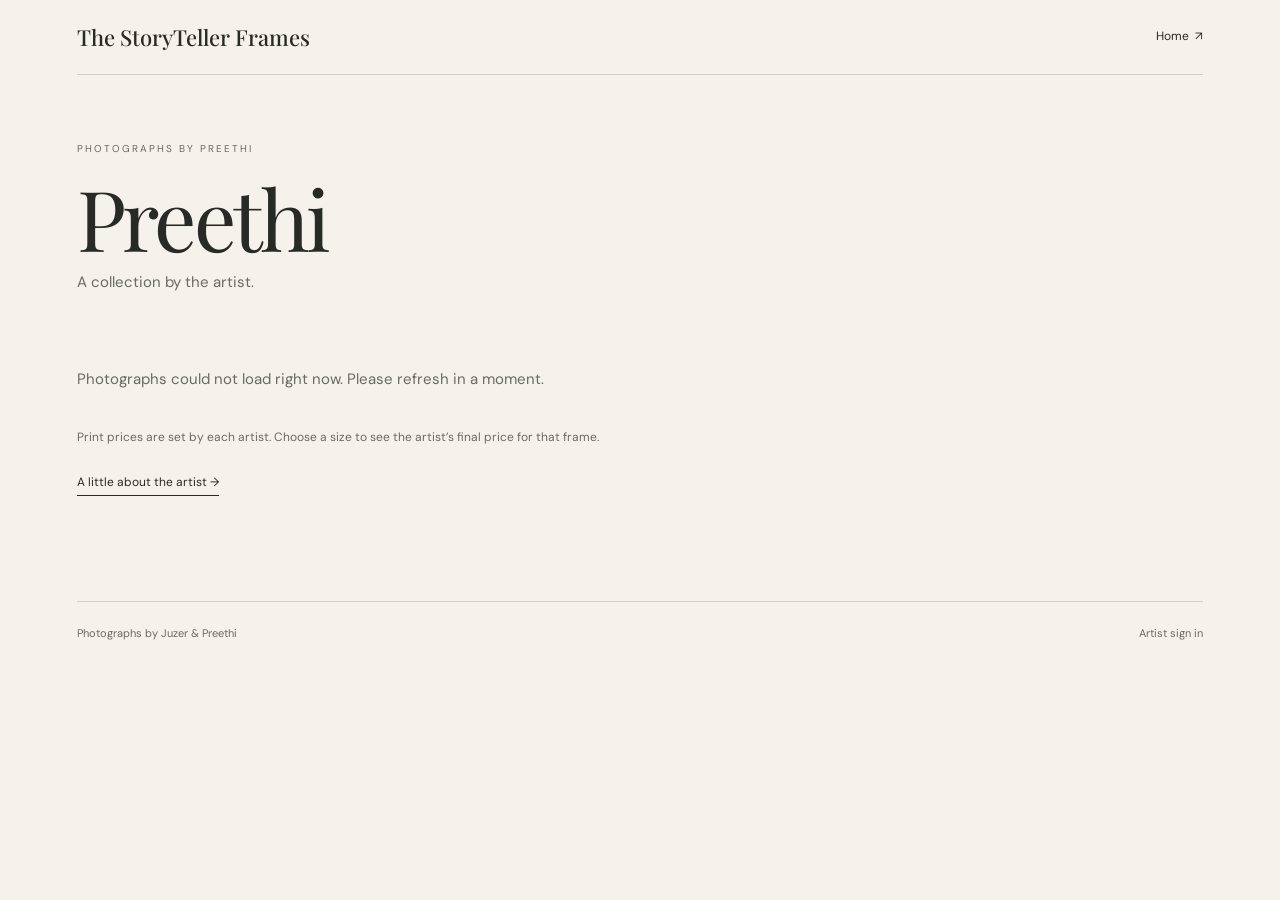
<file: artist.html>
<!doctype html>
<html lang="en"><head><meta charset="utf-8"><meta name="viewport" content="width=device-width,initial-scale=1"><meta name="theme-color" content="#f5f2eb"><title>Artist photographs — The StoryTeller Frames</title>
<link rel="preconnect" href="https://fonts.googleapis.com"><link rel="preconnect" href="https://fonts.gstatic.com" crossorigin><link href="https://fonts.googleapis.com/css2?family=DM+Sans:wght@400;500&family=Playfair+Display:ital,wght@0,400;0,500;1,400&display=swap" rel="stylesheet">
<script src="site-config.js?v=20261017c"></script><script src="site-api.js?v=20261017c"></script>
<style>
:root{--bg:#f5f2eb;--ink:#282b25;--line:#d3d1c6;--soft:#e8e7dc;--muted:#686b61;--green:#344b32}*{box-sizing:border-box}body{margin:0;background:var(--bg);color:var(--ink);font:15px/1.65 'DM Sans',Arial,sans-serif}a{color:inherit;text-decoration:none}button,select{font:inherit;color:inherit}header{margin:0 6%;padding:22px 0;border-bottom:1px solid var(--line);display:flex;justify-content:space-between;align-items:center;gap:18px}.wordmark{font:500 22px 'Playfair Display',Georgia,serif}.menu-link{font-size:12px}.page{margin:0 6%;padding:60px 0 90px}.eyebrow{font-size:10px;text-transform:uppercase;letter-spacing:.2em;color:var(--muted)}h1,h2,h3{font-family:'Playfair Display',Georgia,serif;font-weight:400;line-height:1.12}h1{font-size:clamp(48px,7vw,84px);letter-spacing:-.04em;margin:10px 0 6px}.tagline{color:var(--muted);margin:0 0 35px}.gallery{display:grid;grid-template-columns:repeat(3,minmax(0,1fr));gap:46px 28px}.card{display:block;min-width:0}.card:nth-child(3n+2){margin-top:56px}.photo{width:100%;height:340px;display:block;object-fit:contain;background:#eae6dd}.card-meta{display:flex;justify-content:space-between;gap:12px;margin-top:13px}.card h2{font-size:24px;margin:0}.credit,.price{font-size:11px;color:var(--muted)}.description{font-size:13px;color:#54574f;margin:6px 0 0;min-height:1.4em}.order-link{display:inline-block;border-bottom:1px solid var(--ink);font-size:12px;margin-top:10px;padding-bottom:2px}.status{padding:22px 0;color:var(--muted)}.test{font-size:9px;letter-spacing:.1em;text-transform:uppercase;color:#7a6038}.button{cursor:pointer;border:1px solid var(--ink);padding:11px 16px;background:transparent;display:inline-block}.button:disabled{opacity:.45;cursor:not-allowed}.detail{width:min(900px,94vw);max-height:92vh;overflow:auto;border:1px solid var(--line);background:var(--bg);padding:clamp(18px,4vw,36px)}.detail::backdrop{background:#0009}.detail-head{display:flex;justify-content:flex-end}.close{border:0;background:transparent;cursor:pointer}.detail-grid{display:grid;grid-template-columns:1fr .85fr;gap:35px;align-items:center}.large-photo{width:100%;max-height:52vh;object-fit:contain;background:#eae6dd}.frame-stage{margin:20px auto 0;padding:13px;background:#c5aa83;border:1px solid #a78d69;width:min(100%,340px);box-shadow:5px 7px 14px #0002}.frame-stage img{display:block;width:100%;height:auto;background:#faf8f2}.detail h2{font-size:34px;margin:8px 0}.sizes{display:flex;gap:8px;flex-wrap:wrap;margin:20px 0}.sizes button{padding:8px 14px;border:1px solid var(--line);background:transparent;cursor:pointer}.sizes button[aria-pressed=true]{background:var(--ink);color:var(--bg)}.choice-price{font:24px 'Playfair Display',Georgia,serif}.warning{font-size:12px;color:var(--muted)}footer{display:flex;justify-content:space-between;gap:18px;flex-wrap:wrap;margin:0 6%;padding:22px 0;border-top:1px solid var(--line);font-size:11px;color:var(--muted)}@media(max-width:800px){.gallery{grid-template-columns:repeat(2,minmax(0,1fr));gap:35px 18px}.card:nth-child(3n+2){margin-top:0}.card:nth-child(even){margin-top:36px}.photo{height:280px}.page{padding:42px 0 65px}}@media(max-width:560px){header,footer{margin:0 5%}.wordmark{font-size:19px}.page{margin:0 5%}.gallery{gap:28px 13px}.photo{height:220px}.card h2{font-size:20px}.card-meta{display:block}.detail-grid{grid-template-columns:1fr;gap:18px}.large-photo{max-height:35vh}.frame-stage{width:min(78vw,300px)}footer{font-size:10px}}
.frame-options{margin:16px 0 8px}.frame-options label{display:block;font-size:11px;letter-spacing:.12em;text-transform:uppercase;margin-bottom:7px}.frame-options select{width:100%;padding:12px;background:#faf8f2;border:1px solid var(--line);border-radius:0}.frame-stage{transition:background .2s,border-color .2s,box-shadow .2s}.frame-stage[data-frame="black"]{background:#222320;border:8px ridge #33342f;border-radius:1px}.frame-stage[data-frame="wood"]{background:linear-gradient(135deg,#8b6545,#b28a60 30%,#6d4b35 70%,#a77c53);border:10px ridge #97734f}.frame-stage[data-frame="gold"]{background:linear-gradient(135deg,#fff1b0,#a57b30 30%,#e3c273 70%,#8e682b);border:13px ridge #cba452}.frame-stage[data-frame="ornate"]{background:linear-gradient(135deg,#34291f,#181915,#6a542e);border:16px ridge #3d3325;outline:2px solid #bd9b4d;outline-offset:-10px}.frame-stage[data-frame="walnut"]{background:linear-gradient(135deg,#573b2d,#8a5a3d 35%,#3b261f 70%,#77513c);border:14px ridge #644431}.frame-stage img{border:5px solid #f5f1e7}.frame-note{font-size:11px;color:var(--muted);line-height:1.55;margin-top:9px}.preview-layout{display:grid;grid-template-columns:minmax(0,1.2fr) minmax(240px,.8fr);gap:clamp(18px,4vw,38px);align-items:start}.preview-main{min-width:0}.preview-main h2{margin:5px 0}.preview-main>p:not(.preview-caption){font-size:13px;color:#54574f}.preview-main .frame-stage{margin:24px auto 10px}.preview-controls{padding-top:5px}.preview-controls .frame-options{margin:0 0 23px}.preview-controls .sizes{margin:12px 0 20px}.preview-controls .choice-price{margin:18px 0 8px}.preview-controls .button{width:100%;text-align:center}.preview-caption{text-align:center}.preview-controls .frame-note{margin:10px 0}.preview-controls .frame-note[hidden]{display:none}@media(max-width:680px){.preview-layout{grid-template-columns:1fr;gap:14px}.preview-main .frame-stage{margin:16px auto 12px}.preview-controls{padding-top:0}.detail{padding:18px}.preview-main h2{font-size:32px}.preview-controls .frame-options{margin-bottom:16px}}</style></head>
<body><header><a class="wordmark" href="index.html">The StoryTeller Frames</a><a class="menu-link" href="index.html">Home&nbsp; ↗</a></header>
<main class="page"><span class="eyebrow" id="artistLabel">Photographs</span><h1 id="artistName">Loading…</h1><p class="tagline">A collection by the artist.</p><div class="gallery" id="gallery" aria-live="polite"></div><p class="status" id="status">Loading photographs…</p><p class="warning">Print prices are set by each artist. Choose a size to see the artist’s final price for that frame.</p><p><a class="order-link" id="aboutLink" href="about.html">A little about the artist →</a></p></main>
<footer><span>Photographs by Juzer &amp; Preethi</span><a href="admin.html">Artist sign in</a></footer>
<dialog class="detail" id="detail"><div class="detail-head"><button class="close" id="closeDetail" type="button">Close&nbsp; ×</button></div><div class="preview-layout"><div class="preview-main"><span class="eyebrow" id="detailArtist"></span><h2 id="detailTitle"></h2><p id="detailDescription"></p><div class="frame-stage" id="frameStage" data-frame="black"><img id="frameImage" alt="Framed photograph preview"></div><p class="frame-note preview-caption">Illustrative frame preview. Actual moulding, finish and availability may vary.</p></div><div class="preview-controls"><div class="frame-options"><label for="frameStyle">Choose frame style</label><select id="frameStyle"><optgroup label="Regular frames"><option value="black">Classic Matte Black</option><option value="wood">Natural Wood</option></optgroup><optgroup label="Premium frames"><option value="gold">Antique Gold</option><option value="ornate">Royal Ornate · Black &amp; Gold</option><option value="walnut">Vintage Walnut</option></optgroup></select></div><span class="eyebrow">Choose print size</span><div class="sizes" id="sizeChoices"></div><p class="frame-note" id="frameDisclaimer">Regular frame reference. The displayed price is the current standard quote; final framing is confirmed before production.</p><div class="choice-price" id="choicePrice"></div><button class="button" id="orderButton" type="button">Order this photo&nbsp; ↗</button><p class="frame-note" id="premiumHelp" hidden>Premium styles are shown for reference only. Their final price must be confirmed before ordering. <a href="support.html" style="text-decoration:underline">Ask about a premium frame →</a></p></div></div></dialog>
<script>
const artist=new URLSearchParams(location.search).get('artist');
const validArtist=['Preethi','Juzer'].includes(artist)?artist:'Preethi';
document.title=`${validArtist}’s photographs — The StoryTeller Frames`;
document.getElementById('artistLabel').textContent=`Photographs by ${validArtist}`;
document.getElementById('artistName').textContent=validArtist;
document.getElementById('aboutLink').href=validArtist==='Preethi'?'about.html':'about-juzer.html';
const gallery=document.getElementById('gallery'),status=document.getElementById('status'),detail=document.getElementById('detail');let items=[],selected=null,selectedSize='A5',orientation='portrait',photoRatio=1;
function createCard(item){const a=document.createElement('a');a.className='card';a.href='#photo';const img=document.createElement('img');img.className='photo';img.src=publicImage(item.image_path);img.alt=item.title;img.loading='lazy';img.onerror=()=>{img.alt=`Image unavailable: ${item.title}`;img.style.background='#ddd8cc'};const meta=document.createElement('div');meta.className='card-meta';const title=document.createElement('h2');title.textContent=item.title;const credit=document.createElement('span');credit.className='credit';credit.textContent=item.category;meta.append(title,credit);const description=document.createElement('p');description.className='description';description.textContent=item.description||'';const price=document.createElement('div');price.className='price';const avail=['A5','A4','A3'].map(s=>priceFor(item,s)).filter(p=>p!==null);price.textContent=avail.length?`From ${money(Math.min(...avail))}`:'Price to be announced';const action=document.createElement('span');action.className='order-link';action.textContent='Preview sizes & order →';a.append(img,meta,description,price,action);a.addEventListener('click',e=>{e.preventDefault();showDetail(item)});return a}
function setPreview(){if(!selected)return;const stage=document.getElementById('frameStage');const maxSide={A5:190,A4:255,A3:330}[selectedSize];const imageWidth=photoRatio>=1?maxSide:maxSide*photoRatio;stage.style.width=`${Math.round(imageWidth+50)}px`;stage.style.height='auto';stage.style.maxWidth='100%';stage.style.aspectRatio='auto';const style=document.getElementById('frameStyle').value;stage.dataset.frame=style;const premium=['gold','ornate','walnut'].includes(style);const price=priceFor(selected,selectedSize);const priceEl=document.getElementById('choicePrice'),button=document.getElementById('orderButton');document.getElementById('premiumHelp').hidden=!premium;document.getElementById('frameDisclaimer').textContent=premium?'Premium frame selected. Price and availability require confirmation before payment. The standard quote below does not include a premium upgrade.':'Regular frame reference. The displayed price is the current standard quote; final framing is confirmed before production.';priceEl.textContent=price===null?'Price not set yet':premium?'Standard quote: '+money(price):money(price);button.disabled=price===null||premium;button.textContent=price===null?'Price not set yet':premium?'Premium quote required before ordering':'Order this photo · '+money(price)+' ↗'}
function showDetail(item){selected=item;selectedSize='A5';document.getElementById('frameStyle').value='black';const frame=document.getElementById('frameImage');photoRatio=1;frame.onload=()=>{if(selected?.id!==item.id)return;photoRatio=frame.naturalWidth/frame.naturalHeight||1;orientation=photoRatio>=1?'landscape':'portrait';setPreview()};frame.src=publicImage(item.image_path);frame.alt=item.title+' in selected frame';if(frame.complete&&frame.naturalWidth){photoRatio=frame.naturalWidth/frame.naturalHeight;orientation=photoRatio>=1?'landscape':'portrait';}orientation=photoRatio>=1?'landscape':'portrait';document.getElementById('detailArtist').textContent=item.artist;document.getElementById('detailTitle').textContent=item.title;document.getElementById('detailDescription').textContent=item.description||'';const choices=document.getElementById('sizeChoices');choices.replaceChildren();['A5','A4','A3'].forEach(size=>{const b=document.createElement('button');b.type='button';b.textContent=size;b.setAttribute('aria-pressed',size===selectedSize);b.disabled=priceFor(item,size)===null;b.title=b.disabled?'Price not set yet':`${money(priceFor(item,size))}`;b.addEventListener('click',()=>{selectedSize=size;choices.querySelectorAll('button').forEach(x=>x.setAttribute('aria-pressed',x===b));setPreview()});choices.append(b)});setPreview();detail.showModal()}
document.getElementById('frameStyle').addEventListener('change',setPreview);
document.getElementById('orderButton').addEventListener('click',()=>{if(!selected||priceFor(selected,selectedSize)===null||['gold','ornate','walnut'].includes(document.getElementById('frameStyle').value))return;location.href=`checkout.html?artwork=${encodeURIComponent(selected.id)}&size=${selectedSize}&frame=${encodeURIComponent(document.getElementById('frameStyle').value)}`});
document.getElementById('closeDetail').addEventListener('click',()=>detail.close());detail.addEventListener('click',e=>{if(e.target===detail)detail.close()});
(async()=>{try{items=await getArtistArtworks(validArtist);gallery.replaceChildren(...items.map(createCard));status.textContent=items.length?'':'No photographs have been published here yet.'}catch(e){status.textContent='Photographs could not load right now. Please refresh in a moment.';console.error(e)}})();
</script></body></html>
</file>
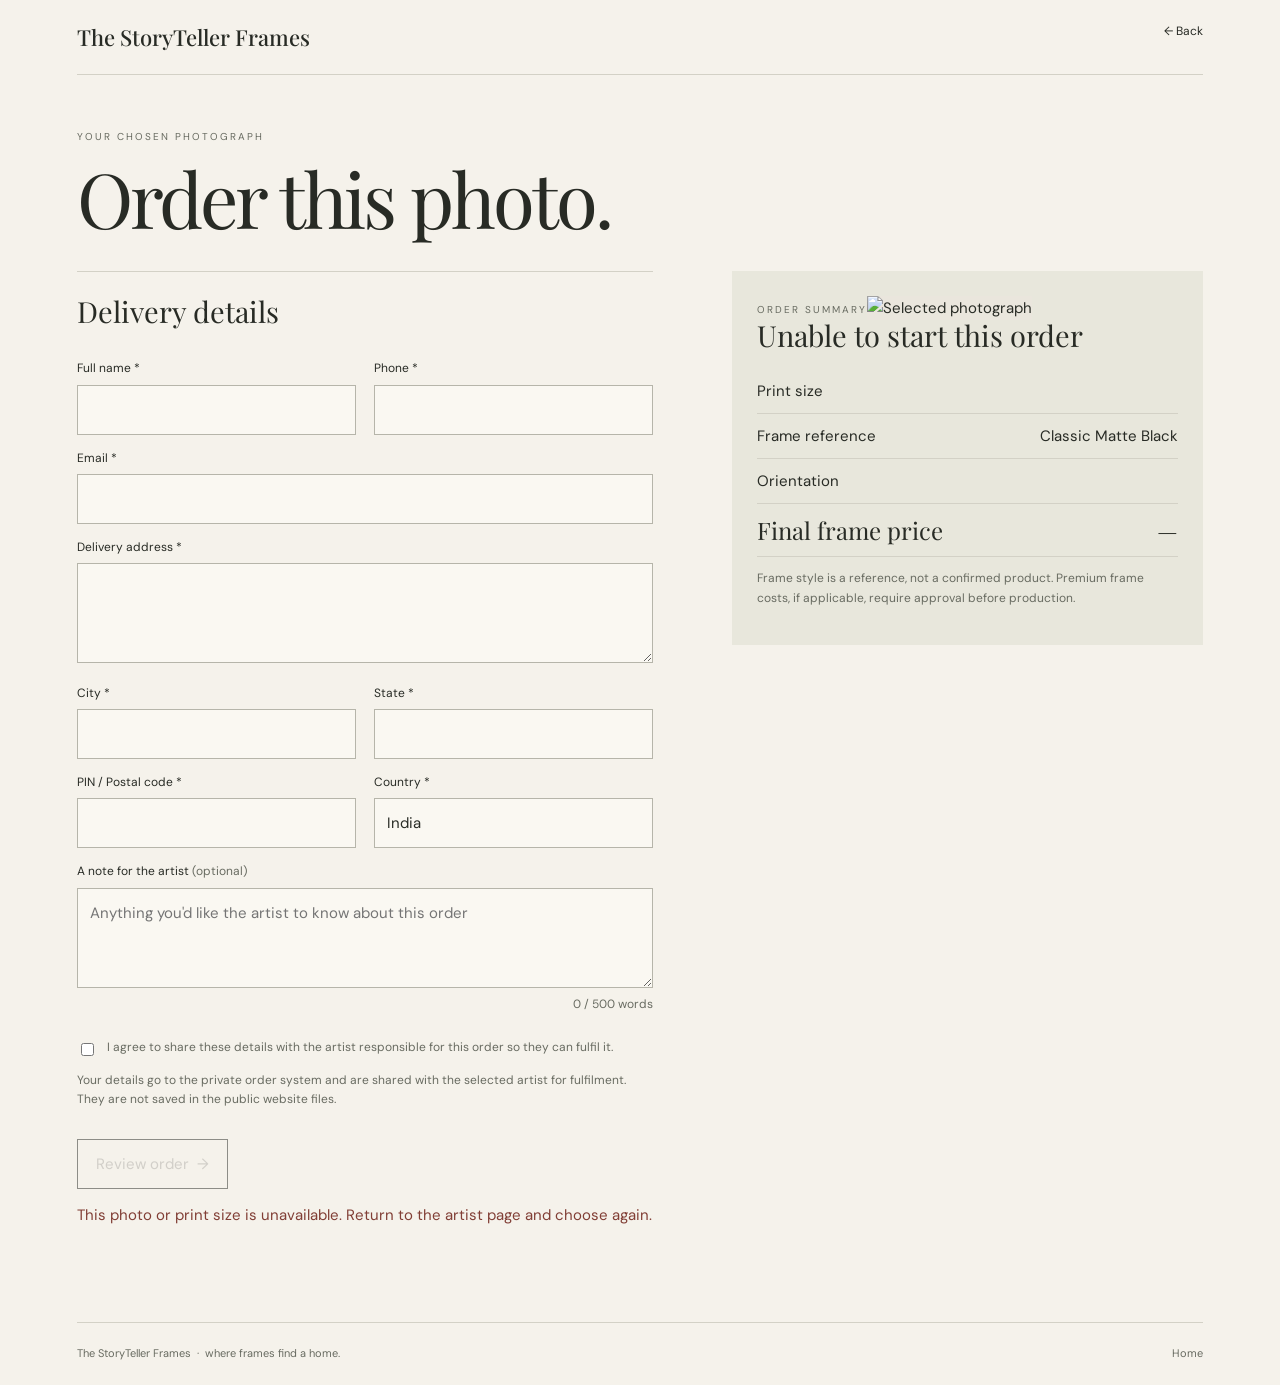
<file: checkout.html>
<!doctype html><html lang="en"><head><meta charset="utf-8"><meta name="viewport" content="width=device-width,initial-scale=1"><meta name="theme-color" content="#f5f2eb"><title>Order this photo — The StoryTeller Frames</title>
<link rel="preconnect" href="https://fonts.googleapis.com"><link rel="preconnect" href="https://fonts.gstatic.com" crossorigin><link href="https://fonts.googleapis.com/css2?family=DM+Sans:wght@400;500&family=Playfair+Display:ital,wght@0,400;0,500;1,400&display=swap" rel="stylesheet"><script src="site-config.js"></script><script src="site-api.js?v=20261017b"></script>
<style>:root{--bg:#f5f2eb;--ink:#282b25;--line:#d3d1c6;--soft:#e8e7dc;--muted:#686b61}*{box-sizing:border-box}body{margin:0;background:var(--bg);color:var(--ink);font:15px/1.6 'DM Sans',Arial,sans-serif}a{color:inherit;text-decoration:none}button,input,textarea{font:inherit}header{margin:0 6%;padding:22px 0;border-bottom:1px solid var(--line);display:flex;justify-content:space-between;gap:20px}.wordmark{font:500 22px 'Playfair Display',Georgia,serif}.back{font-size:12px}main{margin:0 6%;padding:48px 0 80px}.eyebrow{font-size:10px;letter-spacing:.2em;text-transform:uppercase;color:var(--muted)}h1,h2{font-family:'Playfair Display',Georgia,serif;font-weight:400;line-height:1.08}h1{font-size:clamp(46px,7vw,76px);margin:10px 0 32px;letter-spacing:-.04em}h2{font-size:29px;margin:0 0 18px}.layout{display:grid;grid-template-columns:1.1fr .9fr;gap:7%;align-items:start}.panel{border-top:1px solid var(--line);padding-top:24px}.grid{display:grid;grid-template-columns:1fr 1fr;gap:0 18px}.full{grid-column:1/-1}label{display:block;font-size:12px;margin:14px 0 6px}input,textarea{width:100%;padding:12px;background:#faf8f2;border:1px solid #b6b5aa;color:var(--ink)}textarea{min-height:100px;resize:vertical}.muted{font-size:12px;color:var(--muted)}.words{text-align:right}.summary{background:var(--soft);padding:25px;position:sticky;top:18px}.summary img{width:100%;height:260px;object-fit:contain;background:#eae6dd}.row{display:flex;justify-content:space-between;gap:18px;padding:10px 0;border-bottom:1px solid var(--line)}.total{font:24px 'Playfair Display',Georgia,serif}.button{margin-top:18px;padding:12px 18px;border:1px solid var(--ink);background:transparent;cursor:pointer}.button:hover{background:#f5f2eb}.button:disabled{opacity:.5;cursor:not-allowed}.error{display:none;color:#813e35;margin-top:14px}.hp{position:absolute;left:-9999px}footer{display:flex;justify-content:space-between;gap:18px;flex-wrap:wrap;margin:0 6%;padding:22px 0;border-top:1px solid var(--line);font-size:11px;color:var(--muted)}@media(max-width:760px){header,footer{margin:0 5%}main{margin:0 5%;padding:36px 0 55px}.layout{grid-template-columns:1fr;gap:28px}.summary{position:static;order:-1}.grid{grid-template-columns:1fr}.full{grid-column:auto}header{align-items:center}.wordmark{font-size:19px}}
</style></head><body>
<header><a class="wordmark" href="index.html">The StoryTeller Frames</a><a class="back" href="javascript:history.back()">← Back</a></header>
<main><span class="eyebrow">Your chosen photograph</span><h1>Order this photo.</h1><div class="layout"><form id="checkout"><section class="panel"><h2>Delivery details</h2><div class="grid"><div><label for="name">Full name *</label><input id="name" name="name" required maxlength="120" autocomplete="name"></div><div><label for="phone">Phone *</label><input id="phone" name="phone" required maxlength="30" inputmode="tel" autocomplete="tel"></div><div class="full"><label for="email">Email *</label><input id="email" name="email" type="email" required maxlength="254" autocomplete="email"></div><div class="full"><label for="address">Delivery address *</label><textarea id="address" name="address" required maxlength="1000" autocomplete="street-address"></textarea></div><div><label for="city">City *</label><input id="city" name="city" required maxlength="120" autocomplete="address-level2"></div><div><label for="state">State *</label><input id="state" name="state" required maxlength="120" autocomplete="address-level1"></div><div><label for="pin">PIN / Postal code *</label><input id="pin" name="pin" required maxlength="20" autocomplete="postal-code"></div><div><label for="country">Country *</label><input id="country" name="country" required maxlength="120" value="India" autocomplete="country-name"></div><div class="full"><label for="request">A note for the artist <span class="muted">(optional)</span></label><textarea id="request" name="request" maxlength="5000" placeholder="Anything you'd like the artist to know about this order"></textarea><div class="muted words"><span id="wordCount">0</span> / 500 words</div></div></div><label style="display:flex;gap:10px;align-items:flex-start;margin-top:24px"><input id="privacy" type="checkbox" required style="width:auto;margin-top:5px"><span class="muted">I agree to share these details with the artist responsible for this order so they can fulfil it.</span></label><p class="muted">Your details go to the private order system and are shared with the selected artist for fulfilment. They are not saved in the public website files.</p><input class="hp" name="website" tabindex="-1" autocomplete="off" aria-hidden="true"><button class="button" id="continue" type="submit" disabled>Review order&nbsp; →</button><p class="error" id="error" role="alert"></p></section></form><aside class="summary"><span class="eyebrow">Order summary</span><img id="photo" alt="Selected photograph"><h2 id="title">Loading…</h2><p class="muted" id="credit"></p><div class="row"><span>Print size</span><span id="size"></span></div><div class="row"><span>Frame reference</span><span id="frameChoice">Classic Matte Black</span></div><div class="row"><span>Orientation</span><span id="orientation"></span></div><div class="row total"><span>Final frame price</span><span id="price">—</span></div><p class="muted" id="priceNote"></p><p class="muted">Frame style is a reference, not a confirmed product. Premium frame costs, if applicable, require approval before production.</p></aside></div></main>
<footer><span>The StoryTeller Frames&nbsp; · &nbsp;where frames find a home.</span><a href="index.html">Home</a></footer>
<script>
const params=new URLSearchParams(location.search),artworkId=params.get('artwork'),size=params.get('size');
const frameNames={black:'Classic Matte Black',wood:'Natural Wood',gold:'Antique Gold (Premium)',ornate:'Royal Ornate (Premium)',walnut:'Vintage Walnut (Premium)'};const frameKey=Object.hasOwn(frameNames,params.get('frame'))?params.get('frame'):'black';const frameLabel=frameNames[frameKey];const allowedSizes=['A5','A4','A3'];let artwork=null,price=null,orientation='portrait';
const $=id=>document.getElementById(id),form=$('checkout'),request=$('request');
function countWords(s){return s.trim()?s.trim().split(/\s+/).length:0}
request.addEventListener('input',()=>{let words=countWords(request.value);if(words>500){request.value=request.value.trim().split(/\s+/).slice(0,500).join(' ');words=500}$('wordCount').textContent=words});
(async()=>{try{if(!artworkId||!allowedSizes.includes(size))throw new Error('This photo or print size is unavailable. Return to the artist page and choose again.');artwork=await getArtwork(artworkId);if(!artwork||!artwork.is_published)throw new Error('This photograph is no longer available.');price=priceFor(artwork,size);if(price===null)throw new Error('The artist has not set a price for this size yet.');document.title=`Order ${artwork.title} — The StoryTeller Frames`;$('title').textContent=artwork.title;$('credit').textContent=`${artwork.artist} · ${artwork.category}`;$('size').textContent=size;$('frameChoice').textContent=frameLabel;$('price').textContent=money(price);$('priceNote').textContent='Final price for this frame size. No extra checkout charges.';const image=$('photo');image.src=publicImage(artwork.image_path);image.alt=artwork.title;await new Promise((resolve,reject)=>{image.onload=resolve;image.onerror=reject});orientation=image.naturalWidth>=image.naturalHeight?'Landscape':'Portrait';$('orientation').textContent=orientation;$('continue').disabled=false}catch(e){$('title').textContent='Unable to start this order';$('error').textContent=e.message;$('error').style.display='block';$('continue').disabled=true}})();
form.addEventListener('submit',e=>{e.preventDefault();if(!artwork||!form.reportValidity())return;const payload={artwork_id:artwork.id,title:artwork.title,artist:artwork.artist,image_path:artwork.image_path,size,quote_paise:price,orientation,customer_name:$('name').value.trim(),phone:$('phone').value.trim(),email:$('email').value.trim(),delivery_address:$('address').value.trim(),city:$('city').value.trim(),state:$('state').value.trim(),postal_code:$('pin').value.trim(),country:$('country').value.trim(),special_request:`Frame style reference: ${frameLabel}. Illustrative only; confirm availability and final premium pricing before production.${request.value.trim()?' Customer note: '+request.value.trim():''}`,website:form.elements.website.value};if(countWords(request.value)>500){$('error').textContent='Please keep your note within 500 words.';$('error').style.display='block';return}try{sessionStorage.setItem('storyteller_order_draft',JSON.stringify(payload));location.href='order-confirmation.html?review=1'}catch{$('error').textContent='Your browser could not keep this order ready for review. Please enable session storage and try again.';$('error').style.display='block'}});
</script></body></html>
</file>
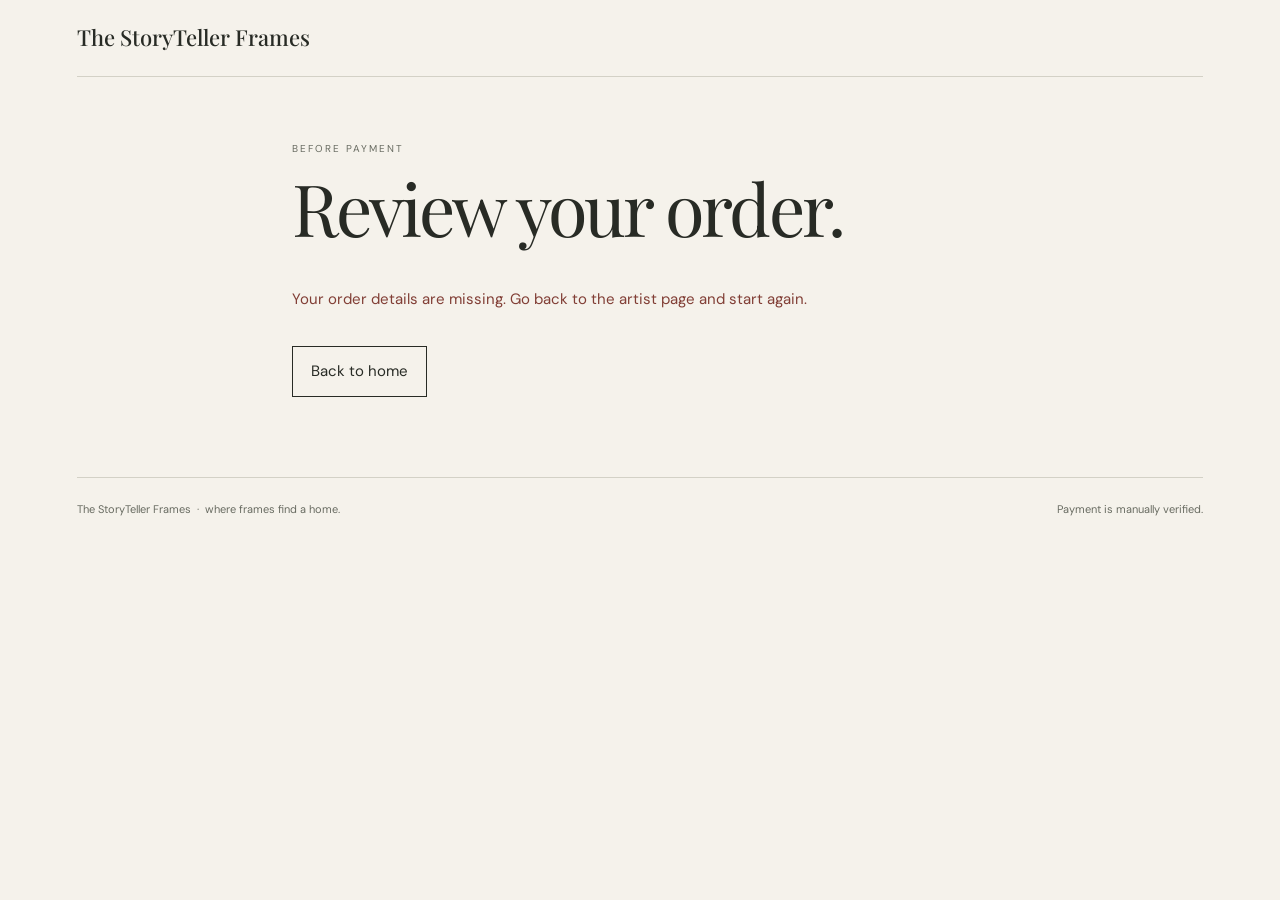
<file: order-confirmation.html>
<!doctype html><html lang="en"><head><meta charset="utf-8"><meta name="viewport" content="width=device-width,initial-scale=1"><meta name="theme-color" content="#f5f2eb"><title>Review your order — The StoryTeller Frames</title>
<link rel="preconnect" href="https://fonts.googleapis.com"><link rel="preconnect" href="https://fonts.gstatic.com" crossorigin><link href="https://fonts.googleapis.com/css2?family=DM+Sans:wght@400;500&family=Playfair+Display:ital,wght@0,400;0,500;1,400&display=swap" rel="stylesheet"><script src="site-config.js"></script><script src="site-api.js?v=20261017b"></script><script src="vendor/qrcode-generator.js"></script>
<style>:root{--bg:#f5f2eb;--ink:#282b25;--line:#d3d1c6;--soft:#e8e7dc;--muted:#686b61;--green:#344b32}*{box-sizing:border-box}body{margin:0;background:var(--bg);color:var(--ink);font:15px/1.65 'DM Sans',Arial,sans-serif}a{color:inherit;text-decoration:none}header{margin:0 6%;padding:22px 0;border-bottom:1px solid var(--line)}.wordmark{font:500 22px 'Playfair Display',Georgia,serif}main{margin:0 auto;max-width:850px;padding:58px 6% 80px}.eyebrow{font-size:10px;text-transform:uppercase;letter-spacing:.2em;color:var(--muted)}h1{font:400 clamp(45px,7vw,72px)/1.05 'Playfair Display',Georgia,serif;letter-spacing:-.04em;margin:10px 0 30px}.review,.payment{border-top:1px solid var(--line);padding:26px 0}.review-grid{display:grid;grid-template-columns:1fr 1fr;gap:12px 35px}.item{padding:12px 0;border-bottom:1px solid var(--line)}.item span{display:block;font-size:11px;color:var(--muted);text-transform:uppercase;letter-spacing:.12em}.item strong{font-weight:400}.photo-preview{max-width:240px;width:100%;max-height:260px;object-fit:contain;background:#eae6dd}.actions{display:flex;gap:12px;flex-wrap:wrap;margin-top:22px}.button{display:inline-block;border:1px solid var(--ink);padding:12px 18px;background:transparent;color:var(--ink);cursor:pointer;font:inherit}.button:hover{background:var(--soft)}button:disabled{opacity:.45;cursor:not-allowed}.payment{display:none}.payment.show{display:block}.qr{display:block;width:min(270px,100%);background:#fff;padding:12px;margin:22px auto}.upi{text-align:center}.notice{background:var(--soft);padding:16px;margin-top:20px}.muted{font-size:12px;color:var(--muted)}.error{display:none;color:#813e35;padding:12px 0}.total{font:25px 'Playfair Display',Georgia,serif}.email-note{padding:14px;border-top:1px solid var(--line);margin-top:20px}.status{font-size:13px}.test{font-size:11px;color:#7a6038}.edit{font-size:12px;text-decoration:underline}footer{margin:0 6%;padding:22px 0;border-top:1px solid var(--line);font-size:11px;color:var(--muted);display:flex;justify-content:space-between;gap:18px;flex-wrap:wrap}@media(max-width:600px){header,footer{margin:0 5%}main{padding:40px 5% 60px}.review-grid{grid-template-columns:1fr}.wordmark{font-size:19px}}
</style></head><body><header><a class="wordmark" href="index.html">The StoryTeller Frames</a></header>
<main><span class="eyebrow" id="stageLabel">Before payment</span><h1 id="heading">Review your order.</h1><section class="review" id="review"><div class="review-grid"><div><img id="photo" class="photo-preview" alt="Your selected photograph"></div><div><span class="eyebrow">Selected photograph</span><h2 id="photoTitle" style="font:400 30px 'Playfair Display',Georgia,serif;margin:7px 0"></h2><p id="artistSize" class="muted"></p><a id="editLink" class="edit" href="checkout.html">Edit order details</a></div><div class="item"><span>Customer</span><strong id="customer"></strong></div><div class="item"><span>Contact</span><strong id="contact"></strong></div><div class="item"><span>Delivery address</span><strong id="address"></strong></div><div class="item"><span>Order note</span><strong id="note"></strong></div></div><div class="item total"><span>Final frame price</span><strong id="total"></strong></div><p class="muted">Please check the details carefully. The artist and payment QR are determined by the photograph you selected.</p><div class="actions"><button class="button" id="confirm" type="button">Confirm order &amp; continue to payment&nbsp; →</button><a class="button" id="edit" href="checkout.html">Go back and edit</a></div><p class="error" id="error" role="alert"></p></section>
<section class="payment" id="payment"><span class="eyebrow">Order recorded · payment not verified yet</span><h2 style="font:400 36px 'Playfair Display',Georgia,serif;margin:8px 0">Thank you.</h2><p>Your order number is <strong id="orderNumber"></strong>. Save it for your records.</p><p class="muted" id="emailStatus"></p><div class="upi"><p id="payeeInfo"></p><button class="button" id="payButton" type="button" aria-controls="qrOptions">Proceed to Pay with QR&nbsp; →</button><div id="qrOptions" tabindex="-1"><img class="qr" id="qr" alt="Artist-specific UPI QR code"><p class="muted">On this phone: save the QR, then choose it from your UPI app’s Scan QR gallery. On another phone: scan this QR directly. Verify the recipient and amount before paying.</p><a class="button" id="qrDownload" href="#" download="StoryTeller-payment.png">Save payment QR</a><p><button class="button" id="copyUpi" type="button">Copy UPI ID</button></p><p class="muted" id="paymentHelp" role="status"></p><details><summary>Try opening a UPI app instead</summary><p class="muted">If the app reports a limit or declines this link, return here and use the QR. Check your transaction history before retrying.</p><a class="button" id="appPayLink" href="#">Open UPI app&nbsp; ↗</a></details></div></div><div class="notice"><strong>After paying:</strong> return to this page and keep your payment receipt. UPI app handoff does not confirm a successful payment to the website.</div><p class="status" id="paymentStatus"></p></section>
<p class="error" id="loadError" role="alert"></p><div class="actions"><a class="button" href="index.html">Back to home</a></div></main>
<footer><span>The StoryTeller Frames&nbsp; · &nbsp;where frames find a home.</span><span>Payment is manually verified.</span></footer>
<script>
const $=id=>document.getElementById(id),params=new URLSearchParams(location.search),draftText=sessionStorage.getItem('storyteller_order_draft');let draft=null,orderCreated=false;
function esc(s){return String(s||'')}
function setPayLink(orderNo,amount,artist){const payee=SITE.artists[artist];if(!payee?.upiId)throw new Error('Payment recipient unavailable. Please contact the artist before paying.');const url=`upi://pay?pa=${encodeURIComponent(payee.upiId)}&pn=${encodeURIComponent(payee.upiName)}&am=${(amount/100).toFixed(2)}&cu=INR&tn=${encodeURIComponent('StoryTeller '+orderNo)}`;$('appPayLink').href=url;$('copyUpi').dataset.upi=payee.upiId;const code=qrcode(0,'M');code.addData(url);code.make();$('qr').src=code.createDataURL(6,4);$('qrDownload').href=$('qr').src;$('qrDownload').download='StoryTeller-'+orderNo+'.gif';$('qr').alt=`UPI QR for ${money(amount)} payable to ${payee.upiName}`;$('payeeInfo').textContent=`Pay exactly ${money(amount)} to ${payee.upiName} (${payee.upiId})`}
function showPayment(no,amount,notification){orderCreated=true;history.replaceState(null,'',`order-confirmation.html?order=${encodeURIComponent(no)}`);$('review').style.display='none';$('payment').classList.add('show');$('stageLabel').textContent='Order received';$('heading').textContent='Thank you.';$('orderNumber').textContent=no;setPayLink(no,amount,draft.artist);const emailState=typeof notification==='object'&&notification?notification:{artist:notification,customer:'not_configured'};const emailText=(who,status)=>status==='sent'?who+' email accepted for sending. Check Inbox and Spam.':status==='failed'?who+' email could not be sent.':who+' email is not available yet.';$('emailStatus').textContent=emailText('Artist',emailState.artist)+' '+emailText('Customer',emailState.customer);$('paymentStatus').textContent='Payment status: pending verification. The artist will confirm it after checking their payment account.';sessionStorage.setItem('storyteller_order_number',no);sessionStorage.setItem('storyteller_payment',JSON.stringify({order:no,amount,notification}))}
if(params.get('order')){try{draft=JSON.parse(sessionStorage.getItem('storyteller_order_draft')||'{}');const saved=JSON.parse(sessionStorage.getItem('storyteller_payment')||'null');if(!saved||saved.order!==params.get('order'))throw new Error('This payment session could not be restored. Use the original order confirmation page.');showPayment(saved.order,Number(saved.amount),saved.notification||'not_configured')}catch(e){$('review').style.display='none';$('loadError').textContent=e.message||'Order details could not be restored.';$('loadError').style.display='block'}}
else{try{draft=draftText?JSON.parse(draftText):null;if(!draft)throw new Error('Your order details are missing. Go back to the artist page and start again.');$('photoTitle').textContent=draft.title||'Selected photograph';$('artistSize').textContent=`${draft.artist} · ${draft.size} · ${draft.orientation}`;$('customer').textContent=draft.customer_name;$('contact').textContent=`${draft.phone} · ${draft.email}`;$('address').textContent=`${draft.delivery_address}, ${draft.city}, ${draft.state} ${draft.postal_code}, ${draft.country}`;$('note').textContent=draft.special_request||'—';$('total').textContent=money(draft.quote_paise);$('photo').src=publicImage(draft.image_path);$('photo').alt=draft.title;$('edit').href=`checkout.html?artwork=${encodeURIComponent(draft.artwork_id)}&size=${encodeURIComponent(draft.size)}`;$('editLink').href=$('edit').href;$('confirm').addEventListener('click',async()=>{if(orderCreated)return;const button=$('confirm');button.disabled=true;button.textContent='Saving your order…';$('error').style.display='none';try{const response=await apiFetch('/functions/v1/submit-order',{method:'POST',body:JSON.stringify(draft)});if(!response?.order?.order_number)throw new Error('The order could not be recorded.');showPayment(response.order.order_number,response.order.total_paise,response.email_notifications||response.email_notification||response.order.notification_status||'not_configured')}catch(e){$('error').textContent=e.message||'We could not record this order. Please try again.';$('error').style.display='block';button.disabled=false;button.textContent='Try confirming again →'}})}catch(e){$('review').style.display='none';$('loadError').textContent=e.message;$('loadError').style.display='block'}}
$('payButton').addEventListener('click',()=>{if(!orderCreated)return;sessionStorage.setItem('storyteller_order_number',$('orderNumber').textContent);$('qrOptions').scrollIntoView({behavior:'smooth',block:'center'});$('qrOptions').focus({preventScroll:true});$('paymentHelp').textContent='Save this QR and select it in your UPI app’s scanner, or scan it using another phone.'});
$('copyUpi').addEventListener('click',async()=>{try{await navigator.clipboard.writeText($('copyUpi').dataset.upi);$('paymentHelp').textContent='UPI ID copied. Pay the exact amount shown above and keep the order number with your receipt.'}catch{$('paymentHelp').textContent='Copy the UPI ID shown above manually.'}});
</script><script src="razorpay-test.js?v=20261121e"></script></body></html>
</file>
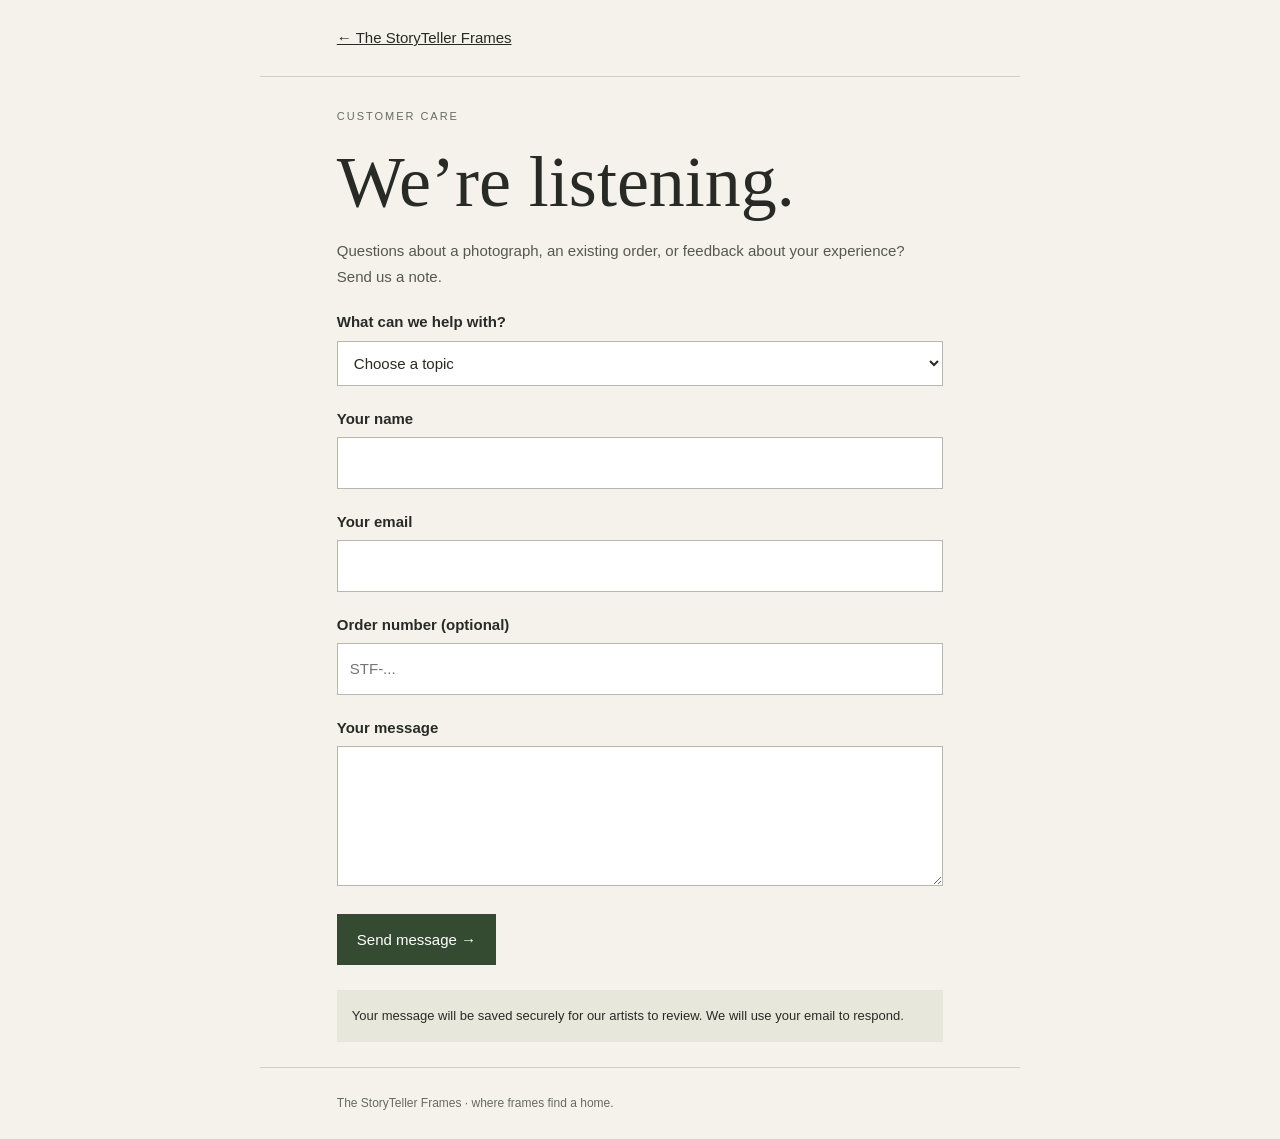
<file: support.html>
<!doctype html><html lang="en"><head><meta charset="utf-8"><meta name="viewport" content="width=device-width,initial-scale=1"><title>Feedback & support — The StoryTeller Frames</title><meta name="theme-color" content="#f5f2eb"><style>:root{--bg:#f5f2eb;--ink:#282b25;--line:#d3d1c6;--muted:#686b61}*{box-sizing:border-box}body{margin:0;background:var(--bg);color:var(--ink);font:15px/1.7 Arial,sans-serif}header,main,footer{max-width:760px;margin:auto;padding:25px 6%}header{border-bottom:1px solid var(--line)}footer{border-top:1px solid var(--line);color:var(--muted);font-size:12px}a{color:inherit}h1{font:400 clamp(42px,8vw,72px)/1.1 Georgia,serif;margin:16px 0}.eyebrow{letter-spacing:.18em;text-transform:uppercase;font-size:11px;color:var(--muted)}label{display:block;margin:20px 0 6px;font-weight:600}input,textarea,select{width:100%;font:inherit;border:1px solid #b7b8ac;padding:12px;background:#fff;color:var(--ink);border-radius:0}textarea{min-height:140px}button{padding:13px 20px;background:#344b32;color:#fff;border:0;font:inherit;cursor:pointer;margin-top:20px}p{color:#55584f}.note{padding:15px;background:#e8e7dc;margin-top:25px;font-size:13px}</style></head><body><header><a href="index.html">← The StoryTeller Frames</a></header><main><span class="eyebrow">Customer care</span><h1>We’re listening.</h1><p>Questions about a photograph, an existing order, or feedback about your experience? Send us a note.</p><form id="supportForm"><label for="topic">What can we help with?</label><select id="topic" required><option value="">Choose a topic</option><option>Order question</option><option>Complaint</option><option>Feedback</option><option>Custom print enquiry</option></select><label for="name">Your name</label><input id="name" autocomplete="name" maxlength="100" required><label for="email">Your email</label><input id="email" type="email" autocomplete="email" maxlength="254" required><label for="order">Order number (optional)</label><input id="order" maxlength="50" placeholder="STF-..."><label for="message">Your message</label><textarea id="message" maxlength="2000" required></textarea><button id="submitSupport" type="submit">Send message →</button><p id="supportStatus" role="status" aria-live="polite"></p></form><div class="note">Your message will be saved securely for our artists to review. We will use your email to respond.</div></main><footer>The StoryTeller Frames · where frames find a home.</footer><script src="site-config.js"></script><script src="site-api.js"></script><script>
document.getElementById('supportForm').addEventListener('submit',async function(e){
 e.preventDefault();
 const get=id=>document.getElementById(id).value.trim(),button=document.getElementById('submitSupport'),status=document.getElementById('supportStatus');
 button.disabled=true;button.textContent='Sending…';status.textContent='Sending your message…';status.style.color='#55584f';
 try{
  const payload={topic:get('topic'),customer_name:get('name'),customer_email:get('email'),order_number:get('order')||null,message:get('message')};
  if(!payload.topic||!payload.customer_name||!payload.customer_email||!payload.message)throw new Error('Please complete all required fields.');
  await apiFetch('/rest/v1/support_messages',{method:'POST',headers:{Prefer:'return=minimal'},body:JSON.stringify(payload)});
  status.textContent='Message received. Thank you! Our artists can now view it in their private dashboard.';
  status.style.color='#344b32';this.reset();
 }catch(err){status.textContent='Message could not be sent. Please try again. '+(err.message||'');status.style.color='#813e35'}
 finally{button.disabled=false;button.textContent='Send message →'}
});
</script></body></html>
</file>
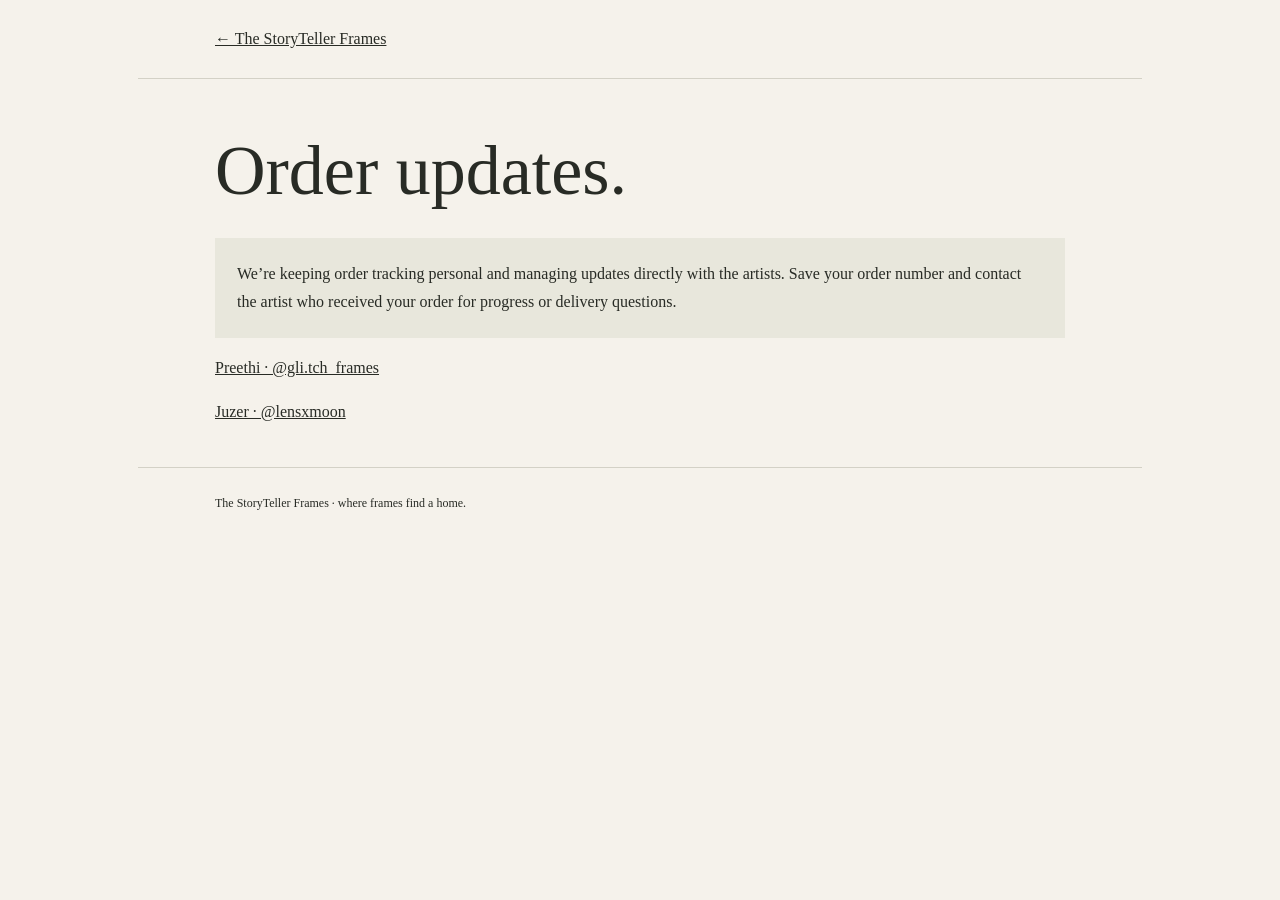
<file: track-order.html>
<!doctype html><html lang="en"><head><meta charset="utf-8"><meta name="viewport" content="width=device-width,initial-scale=1"><title>Order updates — The StoryTeller Frames</title><style>body{margin:0;background:#f5f2eb;color:#282b25;font:16px/1.75 Georgia,serif}header,main,footer{margin:auto;max-width:850px;padding:25px 6%}header,footer{border-bottom:1px solid #d3d1c6}footer{border-top:1px solid #d3d1c6;border-bottom:0;font-size:12px}a{color:inherit}h1{font-size:clamp(42px,8vw,70px);font-weight:400;line-height:1.05;margin:30px 0}.note{background:#e8e7dc;padding:22px}</style></head><body><header><a href="index.html">← The StoryTeller Frames</a></header><main><h1>Order updates.</h1><p class="note">We’re keeping order tracking personal and managing updates directly with the artists. Save your order number and contact the artist who received your order for progress or delivery questions.</p><p><a href="https://www.instagram.com/gli.tch_frames/">Preethi · @gli.tch_frames</a></p><p><a href="https://www.instagram.com/lensxmoon/">Juzer · @lensxmoon</a></p></main><footer>The StoryTeller Frames · where frames find a home.</footer></body></html>
</file>
<file: assets/art-house-v2.css>
/* The StoryTeller Frames — Art House × Editorial, design foundation v2 */
:root{--bg:#F6F3ED;--ink:#252722;--line:#D8D2C8;--soft:#E8E1D5;--muted:#686B61;--green:#414D3D;--gold:#A58A62;--font-display:'Playfair Display',Georgia,serif;--font-body:'DM Sans',Arial,sans-serif;--space-xs:.5rem;--space-sm:1rem;--space-md:1.5rem;--space-lg:3rem;--space-xl:5rem;--content-max:1320px;--ease-editorial:cubic-bezier(.22,1,.36,1)}
html{scroll-behavior:smooth}body{background:var(--bg);color:var(--ink);font-family:var(--font-body)}
a,button{ -webkit-tap-highlight-color:transparent}
:where(a,button,input,select,textarea):focus-visible{outline:2px solid var(--green);outline-offset:4px}
::selection{background:#A58A6255;color:var(--ink)}
.editorial-label{font:500 .68rem/1.5 var(--font-body);text-transform:uppercase;letter-spacing:.19em;color:var(--muted)}
.editorial-heading{font:400 clamp(2.5rem,6vw,6rem)/1.08 var(--font-display);letter-spacing:-.045em}
.editorial-container{width:min(88%,var(--content-max));margin-inline:auto}
.editorial-rule{border:0;border-top:1px solid var(--line)}
.editorial-button{display:inline-flex;align-items:center;justify-content:center;gap:.75rem;min-height:46px;padding:.75rem 1.25rem;border:1px solid var(--ink);background:transparent;color:var(--ink);text-decoration:none;font:500 .78rem var(--font-body);transition:background .25s,color .25s,transform .3s var(--ease-editorial)}
.editorial-button:hover{background:var(--ink);color:var(--bg);transform:translateY(-2px)}
.editorial-button--solid{background:var(--green);color:white;border-color:var(--green)}
.editorial-button--solid:hover{background:var(--ink);border-color:var(--ink);color:white}
.editorial-card-image{display:block;width:100%;object-fit:cover;transition:transform .65s var(--ease-editorial)}
.editorial-card:hover .editorial-card-image{transform:scale(1.025)}
.editorial-image-frame{overflow:hidden;background:var(--soft)}
.editorial-reveal{opacity:0;transform:translateY(18px);transition:opacity .75s var(--ease-editorial),transform .75s var(--ease-editorial)}
.editorial-reveal.is-visible{opacity:1;transform:none}
@media(max-width:700px){:root{--space-lg:2rem;--space-xl:3rem}.editorial-container{width:90%}.editorial-button{min-height:48px}}
@media(prefers-reduced-motion:reduce){html{scroll-behavior:auto!important}*,*::before,*::after{animation-duration:.01ms!important;transition-duration:.01ms!important}.editorial-reveal{opacity:1;transform:none}}
</file>
